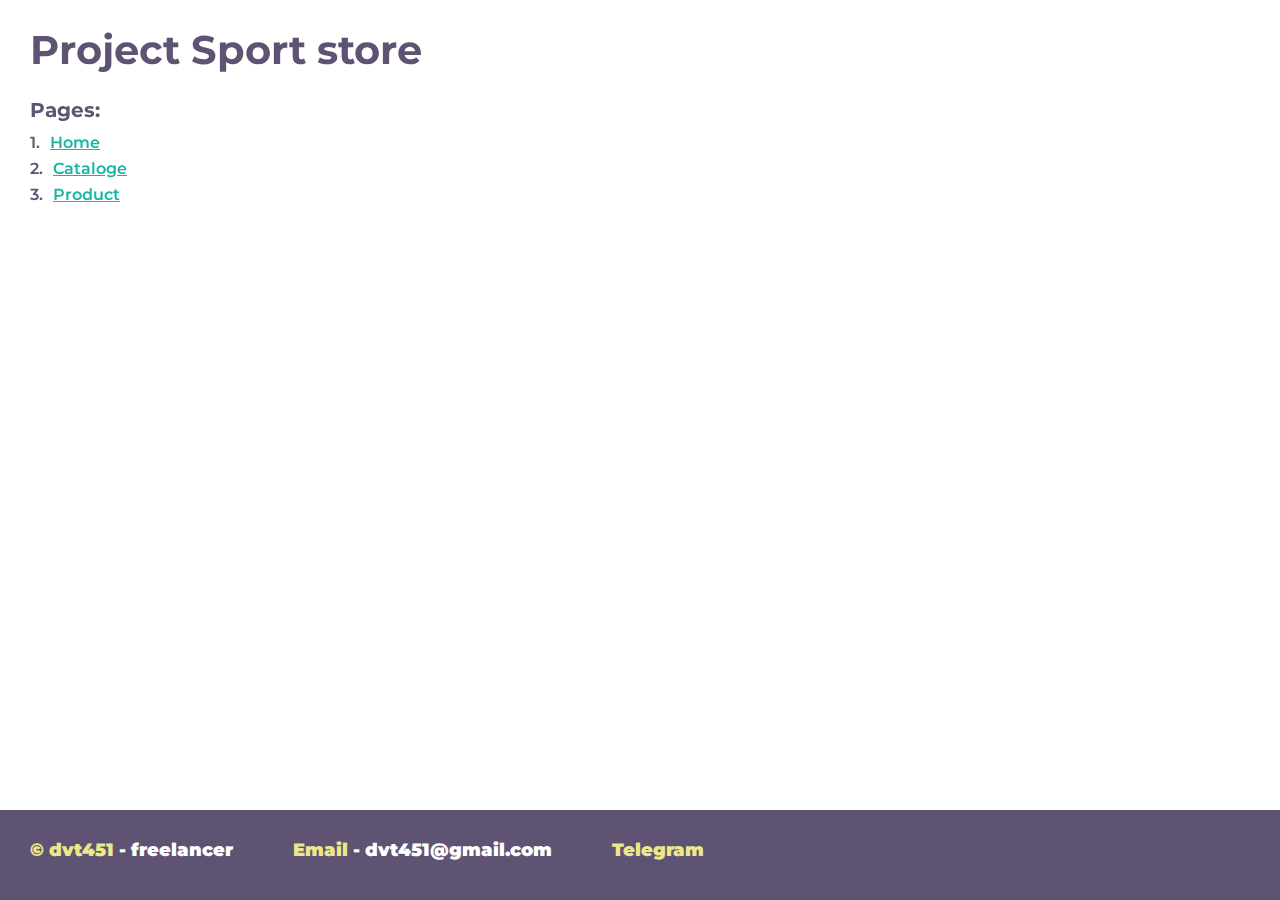
<file: index.html>
<!DOCTYPE html>
<html>
	<head>
		<meta charset="UTF-8">
		<meta name="viewport" content="width=device-width, initial-scale=1.0">
		<title>Верстка Sport store</title>
	</head>
	<body>
		<div class="wrapper">
			<div class="rootpage">
				<div class="rootpage-content">
					<div class="rootpage-body">
						<h1>Project Sport store</h1>
						<h2>Pages:</h2>
						<ol class="rootpage-pages">
							<li><a target="_blank" href="home.html">Home</a></li>
							<li><a target="_blank" href="cataloge.html">Cataloge</a></li>
							<li><a target="_blank" href="product.html">Product</a></li>
						</ol>

						<div class="rootpage__tnx">

						</div>
					</div>
					<div class="rootpage-footer">
						<div class="rootpage-footer__copy"><a target="_blank" href="#">&copy; dvt451</a> - freelancer</div>
						<a target="_blank" href="mailto:dvt451@gmail.com" class="rootpage-footer__copy"><span>Email</span> - dvt451@gmail.com</a>
						<div class="rootpage-footer__copy"><a target="_blank" href="https://t.me/dvt451">Telegram</a></div>
					</div>
				</div>
			</div>
		</div>
	<style>
		@charset "UTF-8";
		@import url("https://fonts.googleapis.com/css?family=Montserrat:regular,700&display=swap");

		* ,*::before, *::after {
			padding: 0px;
			margin: 0px;
			border: 0px;
			box-sizing: border-box; 
		}
		html, body {
			height: 100%;
			margin: 0;
			padding: 0;
			min-width: 320px;
			width: 100%;
			color: #fff;
		}
		body {
			font-family: 'Montserrat';
			font-size: 100%;
			line-height: 1;
			font-size: 1rem;
         font-weight: 900;
		}
		a {
			text-decoration: underline;
			color: #18b5a4
		}
		/* a:visited {
			text-decoration: underline;
			color: #aaa768;
		} */
			a:hover {
			text-decoration: none;
		}
		ul li {
			list-style: none;
		}
		img {
			vertical-align: top;
		}
      .wrapper {
         width: 100%;
         min-height: 100%;
         overflow: hidden;
      }
      .rootpage {
         color: #5e5373;
         position: fixed;
         width: 100%;
         height: 100%;
         overflow: auto;
      }
      .rootpage-content {
         display: -webkit-box;
         display: -moz-box;
         display: -ms-flexbox;
         display: -webkit-flex;
         display: flex;
         font-size: 0;
         -webkit-box-orient: vertical;
         -webkit-box-direction: normal;
         -ms-flex-direction: column;
         flex-direction: column;
         overflow: hidden;
         min-height: 100%;
      }
      .rootpage-body {
         position: relative;
         padding: 30px;
         -webkit-box-flex: 1;
         -ms-flex: 1 1 auto;
         flex: 1 1 auto;
      }
		.rootpage h1{
         font-size: 40px;
         margin: 0px 0px 30px 0px;
         color: #5e5373;
         font-weight: 1200;
      }
      .rootpage h2{
         font-size: 20px;
         margin: 0px 0px 15px 0px;
         color: #5e5373;
      }
      .rootpage-pages{
         margin: 0px 0px 30px 0px;
         list-style: none;
         counter-reset: item;
      }
      .rootpage-pages li{
         font-size: 16px;
         font-weight: 600;
         margin: 0px 0px 10px 0px;
      }
      .rootpage-pages li:before {
         content: counter(item) ".";
         counter-increment: item;
         margin: 0px 10px 0px 0px;
      }
      .rootpage__tnx {
         line-height: 18px;
         font-size: 14px;
         font-weight: 700;
         margin: 0px 0px 10px 0px;
      }
      .rootpage-footer {
         position: relative;
         padding: 30px;
         background-color: #5e5373;
         color: #fff;
         display: flex;
         gap: 60px;
      }
      .rootpage-footer__copy {
         line-height: 20px;
         font-size: 18px;
         margin: 0px 0px 10px 0px;
         text-decoration: none;
         color: #fff;
      }
      .rootpage-footer__copy a,.rootpage-footer__copy span {
         color: #ece789;
         text-decoration: none;
      }
      .rootpage-footer-social {
         display: -webkit-box;
         display: -moz-box;
         display: -ms-flexbox;
         display: -webkit-flex;
         display: flex;
         font-size: 0;
         padding: 0px 80px 0px 0px;
      }
      .rootpage-footer-social__link:first-child {
         background: url(../img/YouTube.png) 0 0 no-repeat;
         background-size: 16px;
         padding: 0px 0px 0px 25px;
         color: #ece789;
      }

      .rootpage-footer-social__link {
         font-size: 14px;
         line-height: 16px;
         text-decoration: none;
      }
	</style>
</html>
</file>
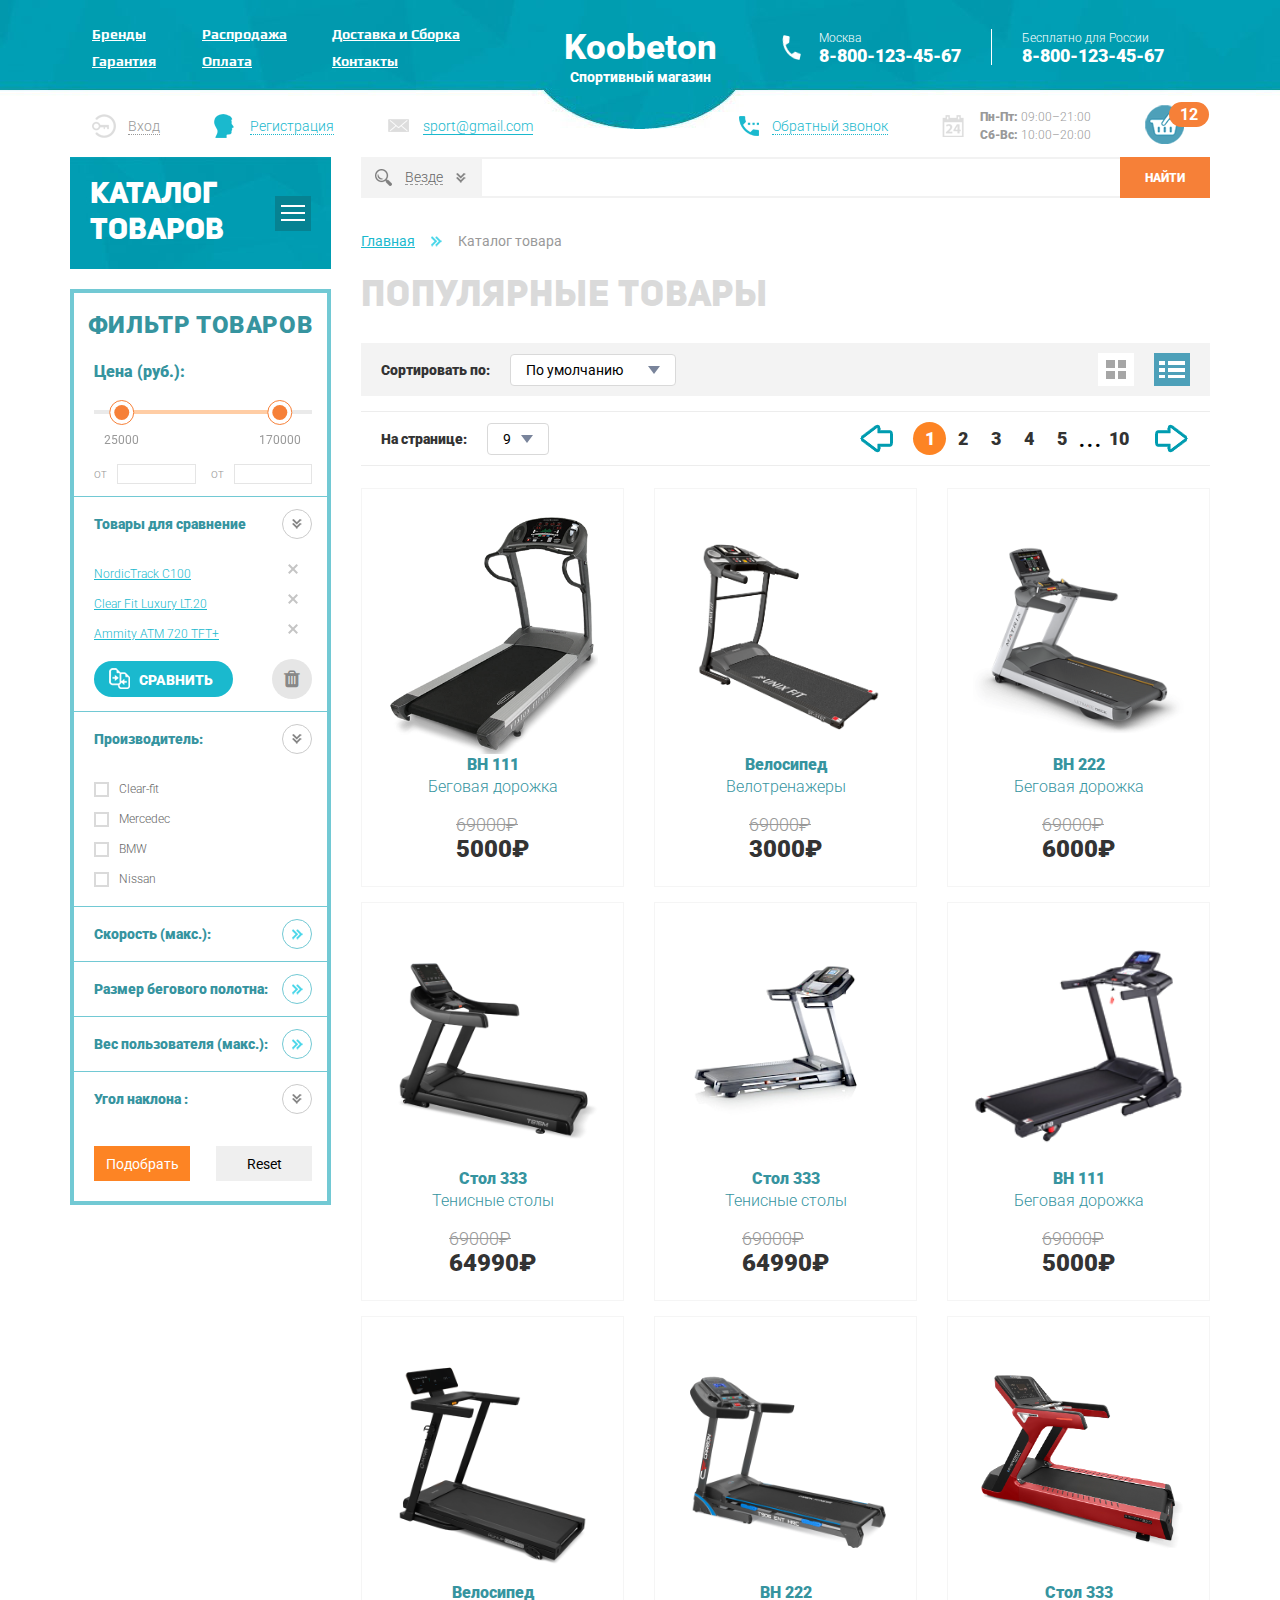
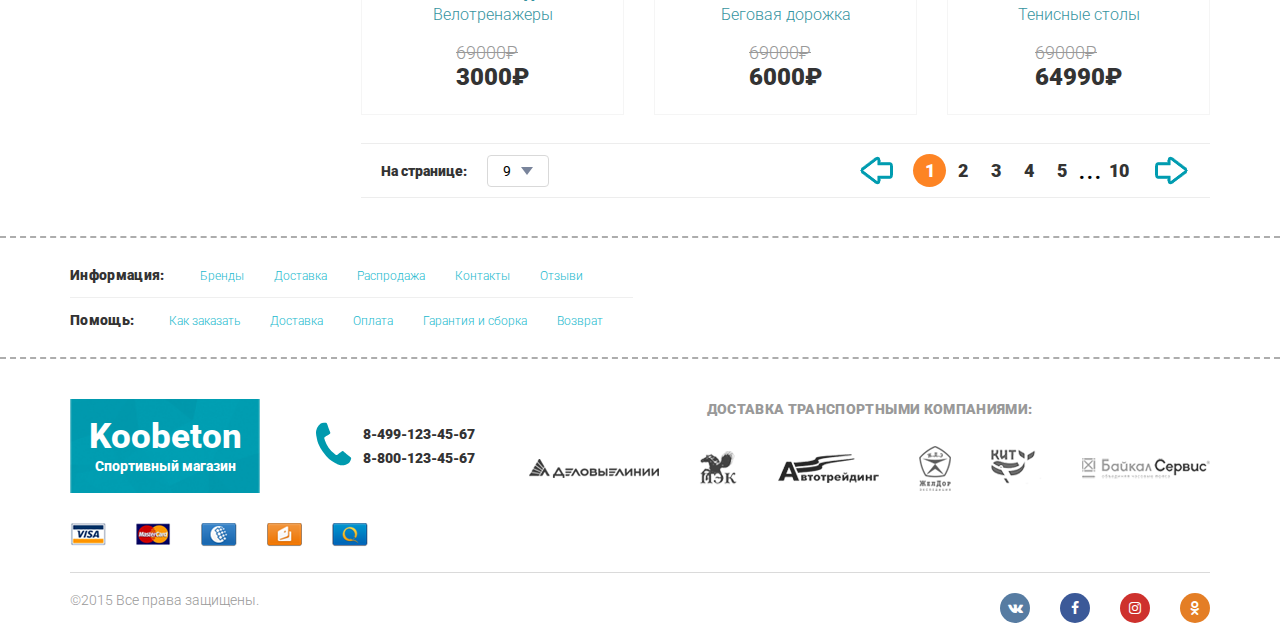
<file: cataloge.html>
<!DOCTYPE html>
<html lang="en">

<head>
	<meta charset="UTF-8">
	<meta http-equiv="X-UA-Compatible" content="IE=edge">
	<meta name="viewport" content="width=device-width, initial-scale=1.0">
	<link rel="stylesheet" href="fonts/Uni Sans Heavy.otf">
	<link rel="stylesheet" href="https://cdnjs.cloudflare.com/ajax/libs/font-awesome/4.7.0/css/font-awesome.min.css">
	<link rel="stylesheet" href="css/slider.css">
	<link rel="stylesheet" href="css/style.css">
	<title>Cataloge</title>
</head>

<body>
	<header class="header">
		<div class="header__container">
			<div class="header__top top-header">
				<div class="top-header__column">
					<div class="top-header__menu menu">
						<div class="menu-burger">
							<button class="burger">
								<span class="burger-bar1"></span>
								<span class="burger-bar2"></span>
								<span class="burger-bar3"></span>
							</button>
							<div class="burger-menu">
								<ul class="bottom-header__actions menu-burger__actions-header">
									<li class="actions-header__item"><a href="#"
											class="actions-header__login"><span>Вход</span></a></li>
									<li class="actions-header__item"><a href="#"
											class="actions-header__reg"><span>Регистрация</span></a>
									</li>
									<li class="actions-header__item"><a href="mailto::sport@gmail.com"
											class="actions-header__mail"><span>sport@gmail.com</span></a></li>
								</ul>
								<nav class="burger-menu__body">
									<ul class="burger-menu__list">
										<li class="burger-menu__items"><a href="#" class="burger-menu__link">Бренды</a></li>
										<li class="burger-menu__items"><a href="#" class="burger-menu__link">Распродажа</a></li>
										<li class="burger-menu__items"><a href="#" class="burger-menu__link">Доставка и Сборка</a>
										</li>
										<li class="burger-menu__items"><a href="#" class="burger-menu__link">Гарантия</a></li>
										<li class="burger-menu__items"><a href="#" class="burger-menu__link">Оплата</a></li>
										<li class="burger-menu__items"><a href="#" class="burger-menu__link">Контакты</a></li>
										<li class="burger-menu__items"><a href="#" class="menu-burger__info-header__callback">Обратный звонок</a></li>
									</ul>
								</nav>
							</div>
						</div>
						<nav class="menu__body">
							<ul class="menu__list">
								<li class="menu__items"><a href="#" class="menu__link">Бренды</a></li>
								<li class="menu__items"><a href="#" class="menu__link">Распродажа</a></li>
								<li class="menu__items"><a href="#" class="menu__link">Доставка и Сборка</a></li>
								<li class="menu__items"><a href="#" class="menu__link">Гарантия</a></li>
								<li class="menu__items"><a href="#" class="menu__link">Оплата</a></li>
								<li class="menu__items"><a href="#" class="menu__link">Контакты</a></li>
							</ul>
						</nav>
					</div>
				</div>
				<div class="top-header__column">
					<a href="home.html" class="top-header__logo logo-text">
						<!-- <img class="img" src="img/headers/logo1.png" alt=""> -->
						<span>Koobeton</span><span class="logo__pre">Спортивный магазин</span>
					</a>
				</div>
				<div class="top-header__column">
					<div class="top-header__contacts contacts-header">
						<a href="tel:88001234567" class="contacts-header__icon fa fa-phone"></a>
						<div class="contacts-header__column">
							<div class="contacts-header__item contacts-header__item_icon">
								<div class="contacts-header__label">Москва</div>
								<a href="tel:88001234567" class="contacts-header__phone">8-800-123-45-67</a>
							</div>
						</div>
						<div class="contacts-header__column">
							<div class="contacts-header__item">
								<div class="contacts-header__label">Бесплатно для России</div>
								<a href="tel:88001234567" class="contacts-header__phone">8-800-123-45-67</a>
							</div>
						</div>
					</div>
				</div>
			</div>
			<div class="header__bottom bottom-header">
				<div class="bottom-header__column">
					<ul class="bottom-header__actions actions-header">
						<li class="actions-header__item"><a href="#" class="actions-header__login"><span>Вход</span></a></li>
						<li class="actions-header__item"><a href="#" class="actions-header__reg"><span>Регистрация</span></a>
						</li>
						<li class="actions-header__item"><a href="mailto::sport@gmail.com"
								class="actions-header__mail"><span>sport@gmail.com</span></a></li>
					</ul>
				</div>
				<div class="bottom-header__column">
					<div class="bottom-header__info info-header">
						<div class="info-header__column">
							<a href="#" class="info-header__callback"><span>Обратный звонок</span></a>
						</div>
						<div class="info-header__column">
							<div class="info-header__schedule">
								<p><span>Пн-Пт: </span>09:00–21:00</p>
								<p><span>Сб-Вс: </span>10:00–20:00</p>
							</div>
						</div>
						<div class="info-header__column">
							<a href="" class="info-header__cart">
								<span>12</span>
							</a>
						</div>
					</div>
				</div>
			</div>
		</div>
	</header>
	<main class="cataloge-page">
		<div class="page__container">
			<aside class="page__aside aside">
				<nav class="aside__cataloge cataloge">
						<div class="cataloge__header">
							<div class="cataloge__title">Каталог Товаров</div>
							<div class="cataloge__burger">
								<span class="cataloge__line1"></span>
								<span class="cataloge__line2"></span>
								<span class="cataloge__line3"></span>
							</div>
						</div>
						<div class="cataloge__body">
							<ul class="cataloge__list">
								<li class="cataloge__items cataloge__parrent">
									<a href="#" class="cataloge__link">Беговые дорожки</a>
									<div class="cataloge__sub-menu sub-menu-page">
										<div class="sub-menu-page__item">
											<ul class="sub-menu-page__list">
												<li class="sub-menu-page__items"><a href="" class="sub-menu-page__link">Всепогодный</a></li>
												<li class="sub-menu-page__items"><a href="" class="sub-menu-page__link">Для помещений</a></li>
												<li class="sub-menu-page__items"><a href="" class="sub-menu-page__link">Профессиональный</a></li>
												<li class="sub-menu-page__items"><a href="" class="sub-menu-page__link">Любительский</a></li>
											</ul>
											<div class="cataloge__product-item product-item">
												<div class="product-item__labels">
													<div class="product-item__label">Товар дня 1</div>
												</div>
												<a href="#" class="product-item__picture -ibg">
													<img class="img" src="img/page/tennis.png" alt="">
												</a>
	
												<div class="product-item__body">
													<a href="#" class="product-item__tytle">Домашний теннисный стол Donic Indoor Roller 800 Green</a>
													<div class="product-item__purchasing">
														<button type="button" class="product-item__cart"><img class="img" src="img/page/cart.png" alt=""></button>
														<div class="product-item__price rub">64 990</div>
													</div>
												</div>
	
											</div>
										</div>
									</div>
								</li>
								<li class="cataloge__items cataloge__parrent">
									<a href="#" class="cataloge__link">Эллиптические тренажеры</a>
									<div class="cataloge__sub-menu sub-menu-page">
										<div class="sub-menu-page__item">
											<ul class="sub-menu-page__list">
												<li class="sub-menu-page__items"><a href="" class="sub-menu-page__link">Всепогодный</a></li>
												<li class="sub-menu-page__items"><a href="" class="sub-menu-page__link">Для помещений</a></li>
												<li class="sub-menu-page__items"><a href="" class="sub-menu-page__link">Профессиональный</a></li>
												<li class="sub-menu-page__items"><a href="" class="sub-menu-page__link">Любительский</a></li>
											</ul>
											<div class="cataloge__product-item product-item">
												<div class="product-item__labels">
													<div class="product-item__label">Товар дня 2</div>
												</div>
												<a href="#" class="product-item__picture -ibg">
													<img class="img" src="img/page/tennis.png" alt="">
												</a>
	
												<div class="product-item__body">
													<a href="#" class="product-item__tytle">Домашний теннисный стол Donic Indoor Roller 800 Green</a>
													<div class="product-item__purchasing">
														<button type="button" class="product-item__cart"><img class="img" src="img/page/cart.png" alt=""></button>
														<div class="product-item__price rub">64 990</div>
													</div>
												</div>
	
											</div>
										</div>
									</div>
								</li>
								<li class="cataloge__items"><a href="#" class="cataloge__link">Велотренажеры</a></li>
								<li class="cataloge__items"><a href="#" class="cataloge__link">Гребные тренажеры</a></li>
								<li class="cataloge__items"><a href="#" class="cataloge__link">Вибромассажеры</a></li>
								<li class="cataloge__items cataloge__parrent">
									<a href="#" class="cataloge__link">Теннисные столы </a>
									<div class="cataloge__sub-menu sub-menu-page">
										<div class="sub-menu-page__item">
											<ul class="sub-menu-page__list">
												<li class="sub-menu-page__items"><a href="" class="sub-menu-page__link">Всепогодный</a></li>
												<li class="sub-menu-page__items"><a href="" class="sub-menu-page__link">Для помещений</a></li>
												<li class="sub-menu-page__items"><a href="" class="sub-menu-page__link">Профессиональный</a></li>
												<li class="sub-menu-page__items"><a href="" class="sub-menu-page__link">Любительский</a></li>
											</ul>
											<div class="cataloge__product-item product-item">
												<div class="product-item__labels">
													<div class="product-item__label">Товар дня 3</div>
												</div>
												<a href="#" class="product-item__picture -ibg">
													<img class="img" src="img/page/tennis.png" alt="">
												</a>
	
												<div class="product-item__body">
													<a href="#" class="product-item__tytle">Домашний теннисный стол Donic Indoor Roller 800 Green</a>
													<div class="product-item__purchasing">
														<button type="button" class="product-item__cart"><img class="img" src="img/page/cart.png" alt=""></button>
														<div class="product-item__price rub">64 990</div>
													</div>
												</div>
	
											</div>
										</div>
									</div>
								</li>
								<li class="cataloge__items"><a href="#" class="cataloge__link">Баскетбол</a></li>
								<li class="cataloge__items cataloge__parrent">
									<a href="#" class="cataloge__link">Массажные кресла</a>
									<div class="cataloge__sub-menu sub-menu-page">
										<div class="sub-menu-page__item">
											<ul class="sub-menu-page__list">
												<li class="sub-menu-page__items"><a href="" class="sub-menu-page__link">Всепогодный</a></li>
												<li class="sub-menu-page__items"><a href="" class="sub-menu-page__link">Для помещений</a></li>
												<li class="sub-menu-page__items"><a href="" class="sub-menu-page__link">Профессиональный</a></li>
												<li class="sub-menu-page__items"><a href="" class="sub-menu-page__link">Любительский</a></li>
											</ul>
											<div class="cataloge__product-item product-item">
												<div class="product-item__labels">
													<div class="product-item__label">Товар дня 4</div>
												</div>
												<a href="#" class="product-item__picture -ibg">
													<img class="img" src="img/page/tennis.png" alt="">
												</a>
	
												<div class="product-item__body">
													<a href="#" class="product-item__tytle">Домашний теннисный стол Donic Indoor Roller 800 Green</a>
													<div class="product-item__purchasing">
														<button type="button" class="product-item__cart"><img class="img" src="img/page/cart.png" alt=""></button>
														<div class="product-item__price rub">64 990</div>
													</div>
												</div>
	
											</div>
										</div>
									</div>
								</li>
								<li class="cataloge__items cataloge__parrent">
									<a href="#" class="cataloge__link">Массажные столы</a>
									<div class="cataloge__sub-menu sub-menu-page">
										<div class="sub-menu-page__item">
											<ul class="sub-menu-page__list">
												<li class="sub-menu-page__items"><a href="" class="sub-menu-page__link">Всепогодный</a></li>
												<li class="sub-menu-page__items"><a href="" class="sub-menu-page__link">Для помещений</a></li>
												<li class="sub-menu-page__items"><a href="" class="sub-menu-page__link">Профессиональный</a></li>
												<li class="sub-menu-page__items"><a href="" class="sub-menu-page__link">Любительский</a></li>
											</ul>
											<div class="cataloge__product-item product-item">
												<div class="product-item__labels">
													<div class="product-item__label">Товар дня 5</div>
												</div>
												<a href="#" class="product-item__picture -ibg">
													<img class="img" src="img/page/tennis.png" alt="">
												</a>
	
												<div class="product-item__body">
													<a href="#" class="product-item__tytle">Домашний теннисный стол Donic Indoor Roller 800 Green</a>
													<div class="product-item__purchasing">
														<button type="button" class="product-item__cart"><img class="img" src="img/page/cart.png" alt=""></button>
														<div class="product-item__price rub">64 990</div>
													</div>
												</div>
											</div>
										</div>
									</div>
								</li>
								<li class="cataloge__items"><a href="#" class="cataloge__link">Силовые тренажеры</a></li>
								<li class="cataloge__items"><a href="#" class="cataloge__link">Батуты</a></li>
								<li class="cataloge__items"><a href="#" class="cataloge__link">Детские городки</a></li>
								<li class="cataloge__items"><a href="#" class="cataloge__link">Дачная мебель</a></li>
								<li class="cataloge__items"><a href="#" class="cataloge__link">Уличные спортивные комплексы</a></li>
								<li class="cataloge__items"><a href="#" class="cataloge__link">Аксессуары</a></li>
							</ul>
						</div>
				</nav>
				<div class="aside__filter filter">
					<h2 class="filter__title">Фильтр товаров</h2>
						<form action="" method="">
							<div class="filter__items">
								<div class="filter__section filter-price">
									<div class="filter-price__title filter-bbtn">Цена (руб.):</div>
									<div class="range_container">
										<div id="slider"></div>
										<div class="range__inputs">
											<label class="range__label"><p class="range__txt">от</p><input id="price-start" class="range__inp" type="text"></label>
											<label class="range__label"><p class="range__txt">от</p><input id="price-end" class="range__inp" type="text"></label>
										</div>
									</div>
								</div>
								<div class="filter__section filter-comparison">
									<button class="filter-checkboxies__title filter-bbtn flt-slide"><span class="filter-bbtn__text">Товары для сравнение</span><span class="filter-bbtn__icon"></span></button>
									<div class="filter-section__content">
										<ul class="filter-comparison__list">
											<li class="filter-comparison__items"><button class="filter-comparison__product"><span class="filter-comparison__name">NordicTrack C100</span><span class="filter-comparison__x"></span></button></li>
											<li class="filter-comparison__items"><button class="filter-comparison__product"><span class="filter-comparison__name">Clear Fit Luxury LT.20</span><span class="filter-comparison__x"></span></button></li>
											<li class="filter-comparison__items"><button class="filter-comparison__product"><span class="filter-comparison__name">Ammity ATM 720 TFT+</span><span class="filter-comparison__x"></span></button></li>
										</ul>
										<div class="filter-comparison__buttons">
											<button type="button" class="filter-comparison__bbtn-compare">Сравнить</button>
											<button type="button" class="filter-comparison__trash-icon fa fa-trash"><!--<img class="img" src="img/cataloge/trash.png" alt="">--></button>
										</div>
									</div>
			
								</div>
								<div class="filter__section filter-checkboxies">
									<button class="filter-checkboxies__title filter-bbtn flt-slide"><span class="filter-bbtn__text">Производитель:</span><span class="filter-bbtn__icon"></span></button>
									<div class="filter-section__content">
										<ul class="filter-checkboxies__list">
											<li class="filter-checkboxies__items">
													<div class="checkbox flt-checkbox">
														<input data-error="Ошибка" data-value="Clear-fit" class="checkbox__input" type="checkbox">
														<label class="checkbox__label"><span class="checkbox__text fillter">Clear-fit</span></label>
													</div>
											</li>
											<li class="filter-checkboxies__items">
													<div class="checkbox flt-checkbox">
														<input data-error="Ошибка" data-value="Mercedec" class="checkbox__input" type="checkbox">
														<label class="checkbox__label"><span class="checkbox__text fillter">Mercedec</span></label>
													</div>
											</li>
											<li class="filter-checkboxies__items">
													<div class="checkbox flt-checkbox">
														<input data-error="Ошибка" data-value="BMW" class="checkbox__input" type="checkbox">
														<label class="checkbox__label"><span class="checkbox__text fillter">BMW</span></label>
													</div>
											</li>
											<li class="filter-checkboxies__items">
													<div class="checkbox flt-checkbox">
														<input data-error="Ошибка" data-value="Nissan" class="checkbox__input" type="checkbox">
														<label class="checkbox__label"><span class="checkbox__text fillter">Nissan</span></label>
													</div>
											</li>
										</ul>
									</div>
								</div>
								<div class="filter__section filter-checkboxies">
									<button class="filter-checkboxies__title filter-bbtn flt-slide"><span class="filter-bbtn__text">Скорость (макс.):</span><span class="filter-bbtn__icon _active"></span></button>
									<div class="filter-section__content _display">
										<ul class="filter-checkboxies__list">
											<li class="filter-checkboxies__items">
													<div class="checkbox flt-checkbox">
														<input data-error="Ошибка" class="checkbox__input" type="checkbox">
														<label class="checkbox__label"><span class="checkbox__text">60</span></label>
													</div>
											</li>
											<li class="filter-checkboxies__items">
													<div class="checkbox flt-checkbox">
														<input data-error="Ошибка" class="checkbox__input" type="checkbox">
														<label class="checkbox__label"><span class="checkbox__text">80</span></label>
													</div>
											</li>
											<li class="filter-checkboxies__items">
													<div class="checkbox flt-checkbox">
														<input data-error="Ошибка" class="checkbox__input" type="checkbox">
														<label class="checkbox__label"><span class="checkbox__text">90</span></label>
													</div>
											</li>
											<li class="filter-checkboxies__items">
													<div class="checkbox flt-checkbox">
														<input data-error="Ошибка" class="checkbox__input" type="checkbox">
														<label class="checkbox__label"><span class="checkbox__text">100</span></label>
													</div>
											</li>
											<li class="filter-checkboxies__items">
												<div class="checkbox flt-checkbox">
													<input data-error="Ошибка" class="checkbox__input" type="checkbox">
													<label class="checkbox__label"><span class="checkbox__text">120</span></label>
												</div>
										</li>
										</ul>
									</div>
								</div>
								<div class="filter__section filter-checkboxies">
									<button class="filter-checkboxies__title filter-bbtn flt-slide"><span class="filter-bbtn__text">Размер бегового полотна:</span><span class="filter-bbtn__icon _active"></span></button>
									<div class="filter-section__content _display">
										<ul class="filter-checkboxies__list">
											<li class="filter-checkboxies__items">
													<div class="checkbox flt-checkbox">
														<input data-error="Ошибка" class="checkbox__input" type="checkbox">
														<label class="checkbox__label"><span class="checkbox__text">60</span></label>
													</div>
											</li>
											<li class="filter-checkboxies__items">
													<div class="checkbox flt-checkbox">
														<input data-error="Ошибка" class="checkbox__input" type="checkbox">
														<label class="checkbox__label"><span class="checkbox__text">80</span></label>
													</div>
											</li>
											<li class="filter-checkboxies__items">
													<div class="checkbox flt-checkbox">
														<input data-error="Ошибка" class="checkbox__input" type="checkbox">
														<label class="checkbox__label"><span class="checkbox__text">90</span></label>
													</div>
											</li>
											<li class="filter-checkboxies__items">
													<div class="checkbox flt-checkbox">
														<input data-error="Ошибка" class="checkbox__input" type="checkbox">
														<label class="checkbox__label"><span class="checkbox__text">100</span></label>
													</div>
											</li>
											<li class="filter-checkboxies__items">
												<div class="checkbox flt-checkbox">
													<input data-error="Ошибка" class="checkbox__input" type="checkbox">
													<label class="checkbox__label"><span class="checkbox__text">120</span></label>
												</div>
										</li>
										</ul>
									</div>
								</div>
								<div class="filter__section filter-checkboxies">
									<button class="filter-checkboxies__title filter-bbtn flt-slide"><span class="filter-bbtn__text">Вес пользователя (макс.):</span><span class="filter-bbtn__icon _active"></span></button>
									<div class="filter-section__content _display">
										<ul class="filter-checkboxies__list">
											<li class="filter-checkboxies__items">
													<div class="checkbox flt-checkbox">
														<input data-error="Ошибка" class="checkbox__input" type="checkbox">
														<label class="checkbox__label"><span class="checkbox__text">60</span></label>
													</div>
											</li>
											<li class="filter-checkboxies__items">
													<div class="checkbox flt-checkbox">
														<input data-error="Ошибка" class="checkbox__input" type="checkbox">
														<label class="checkbox__label"><span class="checkbox__text">80</span></label>
													</div>
											</li>
											<li class="filter-checkboxies__items">
													<div class="checkbox flt-checkbox">
														<input data-error="Ошибка" class="checkbox__input" type="checkbox">
														<label class="checkbox__label"><span class="checkbox__text">90</span></label>
													</div>
											</li>
											<li class="filter-checkboxies__items">
													<div class="checkbox flt-checkbox">
														<input data-error="Ошибка" class="checkbox__input" type="checkbox">
														<label class="checkbox__label"><span class="checkbox__text">100</span></label>
													</div>
											</li>
											<li class="filter-checkboxies__items">
												<div class="checkbox flt-checkbox">
													<input data-error="Ошибка" class="checkbox__input" type="checkbox">
													<label class="checkbox__label"><span class="checkbox__text">120</span></label>
												</div>
										</li>
										</ul>
									</div>
								</div>
								<div class="filter__section filter-checkboxies">
									<button class="filter-checkboxies__title filter-bbtn flt-slide"><span class="filter-bbtn__text">Угол наклона :</span><span class="filter-bbtn__icon"></span></button>
									<div class="filter-section__content _display">
										<ul class="filter-checkboxies__list">
											<li class="filter-checkboxies__items">
													<div class="checkbox flt-checkbox">
														<input data-error="Ошибка" class="checkbox__input" type="checkbox">
														<label class="checkbox__label"><span class="checkbox__text">20 <sup>0</sup></span></label>
													</div>
											</li>
											<li class="filter-checkboxies__items">
													<div class="checkbox flt-checkbox">
														<input data-error="Ошибка" class="checkbox__input" type="checkbox">
														<label class="checkbox__label"><span class="checkbox__text">25 <sup>0</sup></span></label>
													</div>
											</li>
											<li class="filter-checkboxies__items">
													<div class="checkbox flt-checkbox">
														<input data-error="Ошибка" class="checkbox__input" type="checkbox">
														<label class="checkbox__label"><span class="checkbox__text">29 <sup>0</sup></span></label>
													</div>
											</li>
											<li class="filter-checkboxies__items">
													<div class="checkbox flt-checkbox">
														<input data-error="Ошибка" class="checkbox__input" type="checkbox">
														<label class="checkbox__label"><span class="checkbox__text">35 <sup>0</sup></span></label>
													</div>
											</li>
											<li class="filter-checkboxies__items">
												<div class="checkbox flt-checkbox">
													<input data-error="Ошибка" class="checkbox__input" type="checkbox">
													<label class="checkbox__label"><span class="checkbox__text">40 <sup>0</sup></span></label>
												</div>
										</li>
										</ul>
									</div>
								</div>
							</div>
							<div class="filter__buttons">
								<button type="button" class="filter__bbtn">Подобрать</button>
								<input type="reset" class="filter__reset">
							</div>
						</form>
				</div>
			</aside>
			<div class="page__content">
				<form action="#" class="page__search search-page">
					<div class="search-page__select">
						<div class="search-page__title"><span>Везде</span><span data-text="Выбрано: " class="search-page__quantity"></span></div>
						<div class="search-page__categories categories-search">

							<div class="categories-search__row">

								<div class="categories-search__column">
									<ul class="categories-search__list">

										<li class="categories-search__items">
											<div class="categories-search__checkbox checkbox">
												<input id="c_1" data-error="Ошибка" class="checkbox__input" type="checkbox" value="1" name="form[]">
												<label for="c_1" class="checkbox__label">Беговые дорожки </label>
											</div>
										</li>
										<li class="categories-search__items">
											<div class="categories-search__checkbox checkbox">
												<input id="c_2" data-error="Ошибка" class="checkbox__input" type="checkbox" value="1" name="form[]">
												<label for="c_2" class="checkbox__label">Эллиптические тренажеры</label>
											</div>
										</li>
										<li class="categories-search__items">
											<div class="categories-search__checkbox checkbox">
												<input id="c_3" data-error="Ошибка" class="checkbox__input" type="checkbox" value="1" name="form[]">
												<label for="c_3" class="checkbox__label">Велотренажеры</label>
											</div>
										</li>
										<li class="categories-search__items">
											<div class="categories-search__checkbox checkbox">
												<input id="c_4" data-error="Ошибка" class="checkbox__input" type="checkbox" value="1" name="form[]">
												<label for="c_4" class="checkbox__label">Гребные тренажеры</label>
											</div>
										</li>
										<li class="categories-search__items">
											<div class="categories-search__checkbox checkbox">
												<input id="c_5" data-error="Ошибка" class="checkbox__input" type="checkbox" value="1" name="form[]">
												<label for="c_5" class="checkbox__label">Вибромассажеры</label>
											</div>
										</li>

									</ul>
								</div>
								<div class="categories-search__column">
									<ul class="categories-search__list">

										<li class="categories-search__items">
											<div class="categories-search__checkbox checkbox">
												<input id="c_6" data-error="Ошибка" class="checkbox__input" type="checkbox" value="1" name="form[]">
												<label for="c_6" class="checkbox__label">Беговые дорожки </label>
											</div>
										</li>
										<li class="categories-search__items">
											<div class="categories-search__checkbox checkbox">
												<input id="c_7" data-error="Ошибка" class="checkbox__input" type="checkbox" value="1" name="form[]">
												<label for="c_7" class="checkbox__label">Эллиптические тренажеры</label>
											</div>
										</li>
										<li class="categories-search__items">
											<div class="categories-search__checkbox checkbox">
												<input id="c_8" data-error="Ошибка" class="checkbox__input" type="checkbox" value="1" name="form[]">
												<label for="c_8" class="checkbox__label">Велотренажеры</label>
											</div>
										</li>
										<li class="categories-search__items">
											<div class="categories-search__checkbox checkbox">
												<input id="c_9" data-error="Ошибка" class="checkbox__input" type="checkbox" value="1" name="form[]">
												<label for="c_9" class="checkbox__label">Гребные тренажеры</label>
											</div>
										</li>
										<li class="categories-search__items">
											<div class="categories-search__checkbox checkbox">
												<input id="c_10" data-error="Ошибка" class="checkbox__input" type="checkbox" value="1" name="form[]">
												<label for="c_10" class="checkbox__label">Вибромассажеры</label>
											</div>
										</li>

									</ul>
								</div>
								<div class="categories-search__column">
									<ul class="categories-search__list">

										<li class="categories-search__items">
											<div class="categories-search__checkbox checkbox">
												<input id="c_11" data-error="Ошибка" class="checkbox__input" type="checkbox" value="1" name="form[]">
												<label for="c_11" class="checkbox__label">Беговые дорожки </label>
											</div>
										</li>
										<li class="categories-search__items">
											<div class="categories-search__checkbox checkbox">
												<input id="c_12" data-error="Ошибка" class="checkbox__input" type="checkbox" value="1" name="form[]">
												<label for="c_12" class="checkbox__label">Эллиптические тренажеры</label>
											</div>
										</li>
										<li class="categories-search__items">
											<div class="categories-search__checkbox checkbox">
												<input id="c_13" data-error="Ошибка" class="checkbox__input" type="checkbox" value="1" name="form[]">
												<label for="c_13" class="checkbox__label">Велотренажеры</label>
											</div>
										</li>
										<li class="categories-search__items">
											<div class="categories-search__checkbox checkbox">
												<input id="c_14" data-error="Ошибка" class="checkbox__input" type="checkbox" value="1" name="form[]">
												<label for="c_14" class="checkbox__label">Гребные тренажеры</label>
											</div>
										</li>
										<li class="categories-search__items">
											<div class="categories-search__checkbox checkbox">
												<input id="c_15" data-error="Ошибка" class="checkbox__input" type="checkbox" value="1" name="form[]">
												<label for="c_15" class="checkbox__label">Вибромассажеры</label>
											</div>
										</li>

									</ul>
								</div>

							</div>

						</div>
					</div>
					<div class="search-page__input">
						<input autocomplete="off" type="text" name="form[]" data-error="Ошибка" placeholder="" class="input">
					</div>
					<button type="button" class="search-page__btn btn">Найти</button>
				</form>
				<!-- Оболочка слайдера -->

				<div class="cataloge__products products">
					<div class="products__header prd-head products-header">
						<div class="products-header__locations">
							<a href="home.html" class="products-header__location">Главная</a>
							<div class="products-header__location-not-active">Каталог товара</div>
						</div>
						<div class="products__main-title">Популярные товары</div>
						<div class="products-header__sort products-header-sort">
							<div class="products-header-sort__column">
								<div class="products-header-sort__title">Сортировать по:</div>
								<select name="form[]" data-class-modif="form">
									<option value="1" selected>По умолчанию</option>
									<option value="2">По названию</option>
									<option value="3">По цене</option>
								</select>
							</div>
							<div class="products-header-sort__column">
								<button type="button" class="products-header-sort__button-1 products-header-sort__button">
									<span></span><span></span><span></span><span></span>
								</button>
								<button type="button" class="products-header-sort__button-2 products-header-sort__button -active">
									<span></span><span></span><span></span><span></span><span></span><span></span>
								</button>
							</div>
						</div>
						<div class="products-header__page products-header-page">
							<div class="products-header-page__column">
								<div class="products-header-page__title">На странице:</div>
								<select name="form[]" data-class-modif="form">
									<option value="1" selected>9</option>
									<option value="2">18</option>
									<option value="3">32</option>
									<option value="4">100</option>
								</select>
							</div>
							<div class="products-header-page__column">
								<div class="products__navigation">
									<button type="button" class="button-prev arrow-prev"></button>
									<div class="products__dotts dotts">
										<a href="#" class="swiper-pagination-bullet swiper-pagination-bullet-active"><span class="products-header-page__dott-num">1</span></a>
										<a href="#" class="swiper-pagination-bullet"><span class="products-header-page__dott-num">2</span></a>
										<a href="#" class="swiper-pagination-bullet"><span class="products-header-page__dott-num">3</span></a>
										<a href="#" class="swiper-pagination-bullet"><span class="products-header-page__dott-num">4</span></a>
										<a href="#" class="swiper-pagination-bullet"><span class="products-header-page__dott-num">5</span></a>
										<a href="#" class="etc">...</a>
										<a href="#" class="swiper-pagination-bullet"><span class="products-header-page__dott-num">10</span></a>
									</div>
									<button type="button" class="button-next arrow-next"></button>
								</div>
							</div>
						</div>
					</div>

					<div class="page__cataloge-products">

						<div class="cataloge-products__itm-product products__itm-product">
						</div>
						
						<div class="cataloge-products__itm-product products__itm-product">
						</div>

					</div>

					<div class="products-header__page products-header-page">
						<div class="products-header-page__column">
							<div class="products-header-page__title">На странице:</div>
							<select name="form[]" data-class-modif="form">
								<option value="1" selected>9</option>
								<option value="2">18</option>
								<option value="3">32</option>
								<option value="4">100</option>
							</select>
						</div>
						<div class="products-header-page__column">
							<div class="products__navigation">
								<button type="button" class="button-prev arrow-prev"></button>
								<div class="products__dotts dotts">
									<a href="#" class="swiper-pagination-bullet swiper-pagination-bullet-active"><span class="products-header-page__dott-num">1</span></a>
									<a href="#" class="swiper-pagination-bullet"><span class="products-header-page__dott-num">2</span></a>
									<a href="#" class="swiper-pagination-bullet"><span class="products-header-page__dott-num">3</span></a>
									<a href="#" class="swiper-pagination-bullet"><span class="products-header-page__dott-num">4</span></a>
									<a href="#" class="swiper-pagination-bullet"><span class="products-header-page__dott-num">5</span></a>
									<a href="#" class="etc">...</a>
									<a href="#" class="swiper-pagination-bullet"><span class="products-header-page__dott-num">10</span></a>
								</div>
								<button type="button" class="button-next arrow-next"></button>
							</div>
						</div>
					</div>

				</div>
			</div>
		</div>
		<div class="page__info info-menu">
			<div class="info-menu__container">
				<div class="info-menu__body">
					<div class="info-menu__row">
						<div class="info-menu__title">Информация:</div>
						<ul class="info-menu__list">
							<li class="info-menu__items"><a href="" class="info-menu__link">Бренды</a></li>
							<li class="info-menu__items"><a href="" class="info-menu__link">Доставка</a></li>
							<li class="info-menu__items"><a href="" class="info-menu__link">Распродажа</a></li>
							<li class="info-menu__items"><a href="" class="info-menu__link">Контакты</a></li>
							<li class="info-menu__items"><a href="" class="info-menu__link">Отзыви</a></li>
						</ul>
					</div>
					<div class="info-menu__row">
						<div class="info-menu__title">Помощь:</div>
						<ul class="info-menu__list">
							<li class="info-menu__items"><a href="" class="info-menu__link">Как заказать</a></li>
							<li class="info-menu__items"><a href="" class="info-menu__link">Доставка</a></li>
							<li class="info-menu__items"><a href="" class="info-menu__link">Оплата</a></li>
							<li class="info-menu__items"><a href="" class="info-menu__link">Гарантия и сборка</a></li>
							<li class="info-menu__items"><a href="" class="info-menu__link">Возврат</a></li>
						</ul>
					</div>
				</div>
			</div>
		</div>
	</main>
	<footer class="footer">
		<div class="footer__container">
			<div class="footer__body">
				<div class="footer__row">
						<a href="home.html" class="footer__logo logo-text"><span>Koobeton</span><span class="logo__pre">Спортивный магазин</span></a>
						<!-- <a href="home.html" class="footer__logo"><img src="img/footer/layers.png" alt=""></a> -->
						<div class="footer__contacts">
							<i class="footer__icon-phone fa fa-phone"></i>
							<div class="footer__numbers">
								<a href="tel:84991234567" class="footer__number">8-499-123-45-67</a>
								<a href="tel:84991234567" class="footer__number">8-800-123-45-67</a>
							</div>
						</div>
						<div class="footer__brands brands">
						<div class="brands__title">Доставка транспортными компаниями:</div>
						<div class="brands__list">
							<img src="img/footer/brand1.png" alt="Brand" class="brands__img">
							<img src="img/footer/brand2.png" alt="Brand" class="brands__img">
							<img src="img/footer/brand3.png" alt="Brand" class="brands__img">
							<img src="img/footer/brand4.png" alt="Brand" class="brands__img">
							<img src="img/footer/brand5.png" alt="Brand" class="brands__img">
							<img src="img/footer/brand6.png" alt="Brand" class="brands__img">
						</div>
						</div>
				</div>
				<div class="footer__cards cards">
					<ul class="cards__list">
						<li class="cards__items"><i><img class="cards__img" src="img/footer/viza_4820.png" alt=""></i></li>
						<li class="cards__items"><i><img class="cards__img" src="img/footer/mc_4819.png" alt=""></i></li>
						<li class="cards__items"><i><img class="cards__img" src="img/footer/wm_4818.png" alt=""></i></li>
						<li class="cards__items"><i><img class="cards__img" src="img/footer/ym_4817.png" alt=""></i></li>
						<li class="cards__items"><i><img class="cards__img" src="img/footer/qiwi_4816.png" alt=""></i></li>
					</ul>
				</div>
				<div class="footer__bottom">
					<p class="footer__text">©2015 Все права защищены.</p>
					<ul class="social__list social">
						<li class="social__items"><a href="#" class="social__link fa fa-vk"></a></li>
						<li class="social__items"><a href="#" class="social__link fa fa-facebook"></a></li>
						<li class="social__items"><a href="#" class="social__link fa fa-instagram"></a></li>
						<li class="social__items"><a href="#" class="social__link fa fa-odnoklassniki"></a></li>
					</ul>
				</div>

			</div>
		</div>
	</footer>
	<!-- -------------------------------------------------- -->
	<script src="js/swiper-min.js"></script>
	<script src="js/nouislider.min.js"></script>
	<script src="js/scripts.js"></script>
	<!-- -------------------------------------------------- -->
</body>

</html>
</file>
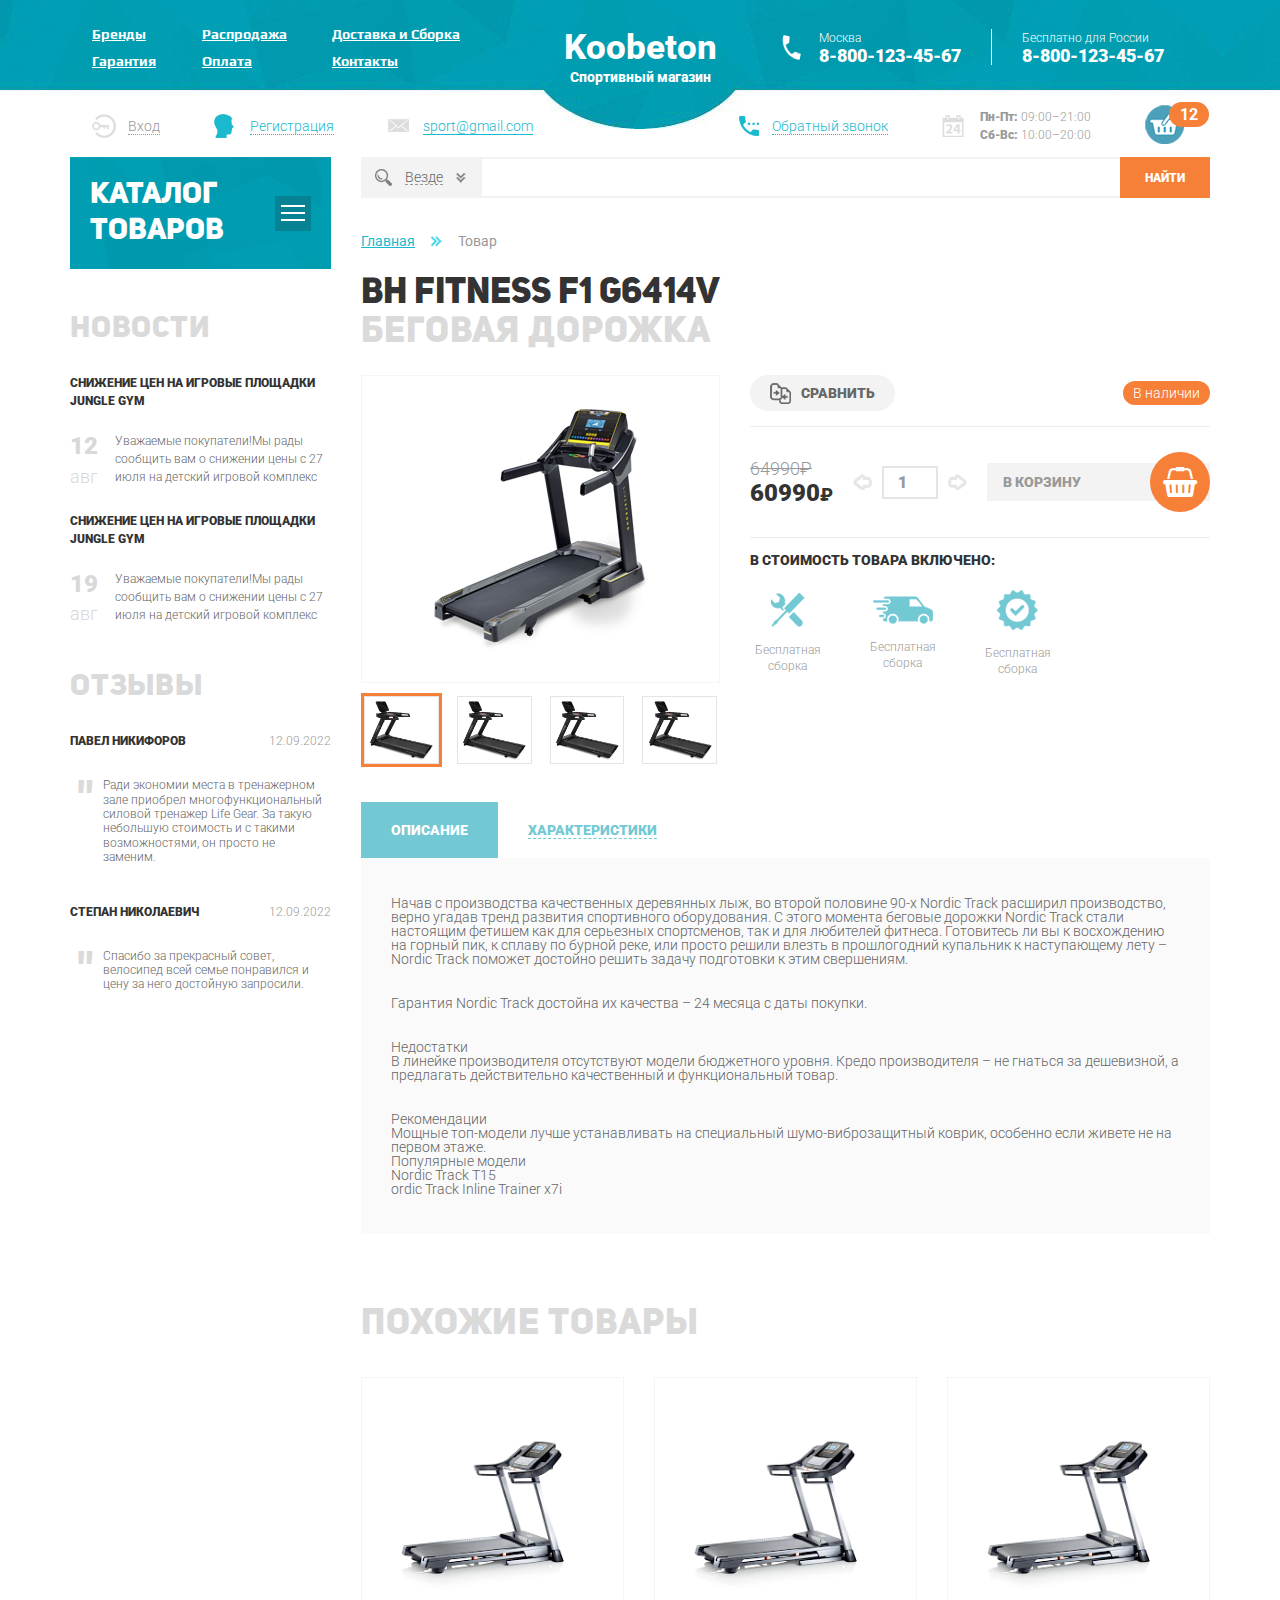
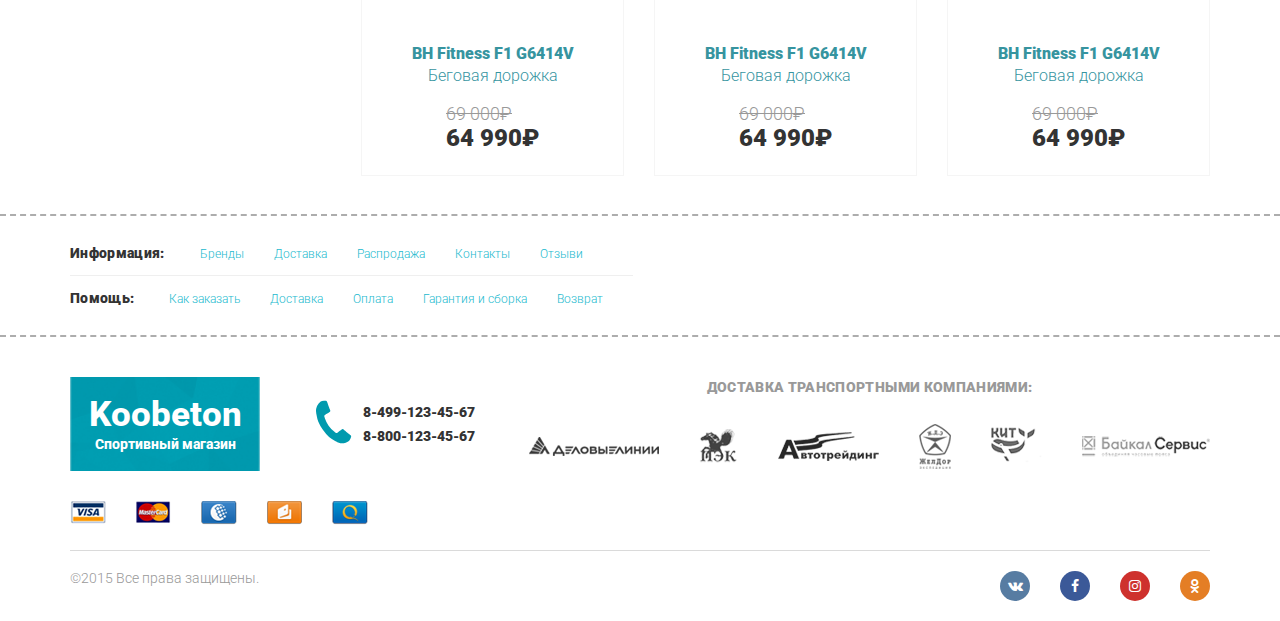
<file: product.html>
<!DOCTYPE html>
<html lang="en">

<head>
	<meta charset="UTF-8">
	<meta http-equiv="X-UA-Compatible" content="IE=edge">
	<meta name="viewport" content="width=device-width, initial-scale=1.0">
	<link rel="stylesheet" href="fonts/Uni Sans Heavy.otf">
	<link rel="stylesheet" href="https://cdnjs.cloudflare.com/ajax/libs/font-awesome/4.7.0/css/font-awesome.min.css">
	<link rel="stylesheet" href="css/slider.css">
	<link rel="stylesheet" href="css/style.css">
	<title>Product</title>
</head>

<body>
	<header class="header">
		<div class="header__container">
			<div class="header__top top-header">
				<div class="top-header__column">
					<div class="top-header__menu menu">
						<div class="menu-burger">
							<button class="burger">
								<span class="burger-bar1"></span>
								<span class="burger-bar2"></span>
								<span class="burger-bar3"></span>
							</button>
							<div class="burger-menu">
								<ul class="bottom-header__actions menu-burger__actions-header">
									<li class="actions-header__item"><a href="#"
											class="actions-header__login"><span>Вход</span></a></li>
									<li class="actions-header__item"><a href="#"
											class="actions-header__reg"><span>Регистрация</span></a>
									</li>
									<li class="actions-header__item"><a href="mailto::sport@gmail.com"
											class="actions-header__mail"><span>sport@gmail.com</span></a></li>
								</ul>
								<nav class="burger-menu__body">
									<ul class="burger-menu__list">
										<li class="burger-menu__items"><a href="#" class="burger-menu__link">Бренды</a></li>
										<li class="burger-menu__items"><a href="#" class="burger-menu__link">Распродажа</a></li>
										<li class="burger-menu__items"><a href="#" class="burger-menu__link">Доставка и Сборка</a>
										</li>
										<li class="burger-menu__items"><a href="#" class="burger-menu__link">Гарантия</a></li>
										<li class="burger-menu__items"><a href="#" class="burger-menu__link">Оплата</a></li>
										<li class="burger-menu__items"><a href="#" class="burger-menu__link">Контакты</a></li>
										<li class="burger-menu__items"><a href="#" class="menu-burger__info-header__callback">Обратный звонок</a></li>
									</ul>
								</nav>
							</div>
						</div>
						<nav class="menu__body">
							<ul class="menu__list">
								<li class="menu__items"><a href="#" class="menu__link">Бренды</a></li>
								<li class="menu__items"><a href="#" class="menu__link">Распродажа</a></li>
								<li class="menu__items"><a href="#" class="menu__link">Доставка и Сборка</a></li>
								<li class="menu__items"><a href="#" class="menu__link">Гарантия</a></li>
								<li class="menu__items"><a href="#" class="menu__link">Оплата</a></li>
								<li class="menu__items"><a href="#" class="menu__link">Контакты</a></li>
							</ul>
						</nav>
					</div>
				</div>
				<div class="top-header__column">
					<a href="home.html" class="top-header__logo logo-text">
						<!-- <img class="img" src="img/headers/logo1.png" alt=""> -->
						<span>Koobeton</span><span class="logo__pre">Спортивный магазин</span>
					</a>
				</div>
				<div class="top-header__column">
					<div class="top-header__contacts contacts-header">
						<a href="tel:88001234567" class="contacts-header__icon fa fa-phone"></a>
						<div class="contacts-header__column">
							<div class="contacts-header__item contacts-header__item_icon">
								<div class="contacts-header__label">Москва</div>
								<a href="tel:88001234567" class="contacts-header__phone">8-800-123-45-67</a>
							</div>
						</div>
						<div class="contacts-header__column">
							<div class="contacts-header__item">
								<div class="contacts-header__label">Бесплатно для России</div>
								<a href="tel:88001234567" class="contacts-header__phone">8-800-123-45-67</a>
							</div>
						</div>
					</div>
				</div>
			</div>
			<div class="header__bottom bottom-header">
				<div class="bottom-header__column">
					<ul class="bottom-header__actions actions-header">
						<li class="actions-header__item"><a href="#" class="actions-header__login"><span>Вход</span></a></li>
						<li class="actions-header__item"><a href="#" class="actions-header__reg"><span>Регистрация</span></a>
						</li>
						<li class="actions-header__item"><a href="mailto::sport@gmail.com"
								class="actions-header__mail"><span>sport@gmail.com</span></a></li>
					</ul>
				</div>
				<div class="bottom-header__column">
					<div class="bottom-header__info info-header">
						<div class="info-header__column">
							<a href="#" class="info-header__callback"><span>Обратный звонок</span></a>
						</div>
						<div class="info-header__column">
							<div class="info-header__schedule">
								<p><span>Пн-Пт: </span>09:00–21:00</p>
								<p><span>Сб-Вс: </span>10:00–20:00</p>
							</div>
						</div>
						<div class="info-header__column">
							<a href="" class="info-header__cart">
								<span>12</span>
							</a>
						</div>
					</div>
				</div>
			</div>
		</div>
	</header>
	<main class="cataloge-page">
		<div class="page__container">
			<aside class="page__aside aside">
				<nav class="aside__cataloge cataloge">
						<div class="cataloge__header">
							<div class="cataloge__title">Каталог Товаров</div>
							<div class="cataloge__burger">
								<span class="cataloge__line1"></span>
								<span class="cataloge__line2"></span>
								<span class="cataloge__line3"></span>
							</div>
						</div>
						<div class="cataloge__body">
							<ul class="cataloge__list">
								<li class="cataloge__items cataloge__parrent">
									<a href="#" class="cataloge__link">Беговые дорожки</a>
									<div class="cataloge__sub-menu sub-menu-page">
										<div class="sub-menu-page__item">
											<ul class="sub-menu-page__list">
												<li class="sub-menu-page__items"><a href="" class="sub-menu-page__link">Всепогодный</a></li>
												<li class="sub-menu-page__items"><a href="" class="sub-menu-page__link">Для помещений</a></li>
												<li class="sub-menu-page__items"><a href="" class="sub-menu-page__link">Профессиональный</a></li>
												<li class="sub-menu-page__items"><a href="" class="sub-menu-page__link">Любительский</a></li>
											</ul>
											<div class="cataloge__product-item product-item">
												<div class="product-item__labels">
													<div class="product-item__label">Товар дня 1</div>
												</div>
												<a href="#" class="product-item__picture -ibg">
													<img class="img" src="img/page/tennis.png" alt="">
												</a>
	
												<div class="product-item__body">
													<a href="#" class="product-item__tytle">Домашний теннисный стол Donic Indoor Roller 800 Green</a>
													<div class="product-item__purchasing">
														<button type="button" class="product-item__cart"><img class="img" src="img/page/cart.png" alt=""></button>
														<div class="product-item__price rub">64 990</div>
													</div>
												</div>
	
											</div>
										</div>
									</div>
								</li>
								<li class="cataloge__items cataloge__parrent">
									<a href="#" class="cataloge__link">Эллиптические тренажеры</a>
									<div class="cataloge__sub-menu sub-menu-page">
										<div class="sub-menu-page__item">
											<ul class="sub-menu-page__list">
												<li class="sub-menu-page__items"><a href="" class="sub-menu-page__link">Всепогодный</a></li>
												<li class="sub-menu-page__items"><a href="" class="sub-menu-page__link">Для помещений</a></li>
												<li class="sub-menu-page__items"><a href="" class="sub-menu-page__link">Профессиональный</a></li>
												<li class="sub-menu-page__items"><a href="" class="sub-menu-page__link">Любительский</a></li>
											</ul>
											<div class="cataloge__product-item product-item">
												<div class="product-item__labels">
													<div class="product-item__label">Товар дня 2</div>
												</div>
												<a href="#" class="product-item__picture -ibg">
													<img class="img" src="img/page/tennis.png" alt="">
												</a>
	
												<div class="product-item__body">
													<a href="#" class="product-item__tytle">Домашний теннисный стол Donic Indoor Roller 800 Green</a>
													<div class="product-item__purchasing">
														<button type="button" class="product-item__cart"><img class="img" src="img/page/cart.png" alt=""></button>
														<div class="product-item__price rub">64 990</div>
													</div>
												</div>
	
											</div>
										</div>
									</div>
								</li>
								<li class="cataloge__items"><a href="#" class="cataloge__link">Велотренажеры</a></li>
								<li class="cataloge__items"><a href="#" class="cataloge__link">Гребные тренажеры</a></li>
								<li class="cataloge__items"><a href="#" class="cataloge__link">Вибромассажеры</a></li>
								<li class="cataloge__items cataloge__parrent">
									<a href="#" class="cataloge__link">Теннисные столы </a>
									<div class="cataloge__sub-menu sub-menu-page">
										<div class="sub-menu-page__item">
											<ul class="sub-menu-page__list">
												<li class="sub-menu-page__items"><a href="" class="sub-menu-page__link">Всепогодный</a></li>
												<li class="sub-menu-page__items"><a href="" class="sub-menu-page__link">Для помещений</a></li>
												<li class="sub-menu-page__items"><a href="" class="sub-menu-page__link">Профессиональный</a></li>
												<li class="sub-menu-page__items"><a href="" class="sub-menu-page__link">Любительский</a></li>
											</ul>
											<div class="cataloge__product-item product-item">
												<div class="product-item__labels">
													<div class="product-item__label">Товар дня 3</div>
												</div>
												<a href="#" class="product-item__picture -ibg">
													<img class="img" src="img/page/tennis.png" alt="">
												</a>
	
												<div class="product-item__body">
													<a href="#" class="product-item__tytle">Домашний теннисный стол Donic Indoor Roller 800 Green</a>
													<div class="product-item__purchasing">
														<button type="button" class="product-item__cart"><img class="img" src="img/page/cart.png" alt=""></button>
														<div class="product-item__price rub">64 990</div>
													</div>
												</div>
	
											</div>
										</div>
									</div>
								</li>
								<li class="cataloge__items"><a href="#" class="cataloge__link">Баскетбол</a></li>
								<li class="cataloge__items cataloge__parrent">
									<a href="#" class="cataloge__link">Массажные кресла</a>
									<div class="cataloge__sub-menu sub-menu-page">
										<div class="sub-menu-page__item">
											<ul class="sub-menu-page__list">
												<li class="sub-menu-page__items"><a href="" class="sub-menu-page__link">Всепогодный</a></li>
												<li class="sub-menu-page__items"><a href="" class="sub-menu-page__link">Для помещений</a></li>
												<li class="sub-menu-page__items"><a href="" class="sub-menu-page__link">Профессиональный</a></li>
												<li class="sub-menu-page__items"><a href="" class="sub-menu-page__link">Любительский</a></li>
											</ul>
											<div class="cataloge__product-item product-item">
												<div class="product-item__labels">
													<div class="product-item__label">Товар дня 4</div>
												</div>
												<a href="#" class="product-item__picture -ibg">
													<img class="img" src="img/page/tennis.png" alt="">
												</a>
	
												<div class="product-item__body">
													<a href="#" class="product-item__tytle">Домашний теннисный стол Donic Indoor Roller 800 Green</a>
													<div class="product-item__purchasing">
														<button type="button" class="product-item__cart"><img class="img" src="img/page/cart.png" alt=""></button>
														<div class="product-item__price rub">64 990</div>
													</div>
												</div>
	
											</div>
										</div>
									</div>
								</li>
								<li class="cataloge__items cataloge__parrent">
									<a href="#" class="cataloge__link">Массажные столы</a>
									<div class="cataloge__sub-menu sub-menu-page">
										<div class="sub-menu-page__item">
											<ul class="sub-menu-page__list">
												<li class="sub-menu-page__items"><a href="" class="sub-menu-page__link">Всепогодный</a></li>
												<li class="sub-menu-page__items"><a href="" class="sub-menu-page__link">Для помещений</a></li>
												<li class="sub-menu-page__items"><a href="" class="sub-menu-page__link">Профессиональный</a></li>
												<li class="sub-menu-page__items"><a href="" class="sub-menu-page__link">Любительский</a></li>
											</ul>
											<div class="cataloge__product-item product-item">
												<div class="product-item__labels">
													<div class="product-item__label">Товар дня 5</div>
												</div>
												<a href="#" class="product-item__picture -ibg">
													<img class="img" src="img/page/tennis.png" alt="">
												</a>
	
												<div class="product-item__body">
													<a href="#" class="product-item__tytle">Домашний теннисный стол Donic Indoor Roller 800 Green</a>
													<div class="product-item__purchasing">
														<button type="button" class="product-item__cart"><img class="img" src="img/page/cart.png" alt=""></button>
														<div class="product-item__price rub">64 990</div>
													</div>
												</div>
	
											</div>
										</div>
									</div>
								</li>
								<li class="cataloge__items"><a href="#" class="cataloge__link">Силовые тренажеры</a></li>
								<li class="cataloge__items"><a href="#" class="cataloge__link">Батуты</a></li>
								<li class="cataloge__items"><a href="#" class="cataloge__link">Детские городки</a></li>
								<li class="cataloge__items"><a href="#" class="cataloge__link">Дачная мебель</a></li>
								<li class="cataloge__items"><a href="#" class="cataloge__link">Уличные спортивные комплексы</a></li>
								<li class="cataloge__items"><a href="#" class="cataloge__link">Аксессуары</a></li>
							</ul>
						</div>
				</nav>
				<div class="aside__content">
					<div class="aside__news news">
						<a href="#" class="news__main-title">Новости</a>
						<div class="news__items">
							<div class="news__item">
								<a href="#" class="news__title">Снижение цен на игровые площадки Jungle Gym</a>
								<div class="news__body">
									<div class="news__data">12 <span>авг</span></div>
									<div class="news__text">Уважаемые покупатели!Мы рады сообщить вам о снижении цены с 27 июля на детский игровой комплекс</div>
								</div>
							</div>
							<div class="news__item">
								<a href="#" class="news__title">Снижение цен на игровые площадки Jungle Gym</a>
								<div class="news__body">
									<div class="news__data">19 <span>авг</span></div>
									<div class="news__text">Уважаемые покупатели!Мы рады сообщить вам о снижении цены с 27 июля на детский игровой комплекс</div>
								</div>
							</div>
						</div>
						
					</div>
					<div class="aside__review review">
						<a href="#" class="review__main-title">Отзывы</a>
						<div class="review__items">
							<a href="#" class="review__item">
								<div class="review__header">
									<div class="review__user">Павел Никифоров</div>
									<div class="review__data">12.09.2022</div>
								</div>
								<div class="review__body">Ради экономии места в тренажерном зале приобрел многофункциональный силовой тренажер Life Gear. За такую небольшую стоимость и с такими возможностями, он просто не заменим.</div>
							</a>
							<a href="#" class="review__item">
								<div class="review__header">
									<div class="review__user">Степан Николаевич</div>
									<div class="review__data">12.09.2022</div>
								</div>
								<div class="review__body">Спасибо за прекрасный совет, велосипед всей семье понравился и цену за него достойную запросили.</div>
							</a>
						</div>
						
					</div>
					</div>
			</aside>
			<div class="page__content">
				<form action="#" class="page__search search-page">
					<div class="search-page__select">
						<div class="search-page__title"><span>Везде</span><span data-text="Выбрано: " class="search-page__quantity"></span></div>
						<div class="search-page__categories categories-search">

							<div class="categories-search__row">

								<div class="categories-search__column">
									<ul class="categories-search__list">

										<li class="categories-search__items">
											<div class="categories-search__checkbox checkbox">
												<input id="c_1" data-error="Ошибка" class="checkbox__input" type="checkbox" value="1" name="form[]">
												<label for="c_1" class="checkbox__label">Беговые дорожки </label>
											</div>
										</li>
										<li class="categories-search__items">
											<div class="categories-search__checkbox checkbox">
												<input id="c_2" data-error="Ошибка" class="checkbox__input" type="checkbox" value="1" name="form[]">
												<label for="c_2" class="checkbox__label">Эллиптические тренажеры</label>
											</div>
										</li>
										<li class="categories-search__items">
											<div class="categories-search__checkbox checkbox">
												<input id="c_3" data-error="Ошибка" class="checkbox__input" type="checkbox" value="1" name="form[]">
												<label for="c_3" class="checkbox__label">Велотренажеры</label>
											</div>
										</li>
										<li class="categories-search__items">
											<div class="categories-search__checkbox checkbox">
												<input id="c_4" data-error="Ошибка" class="checkbox__input" type="checkbox" value="1" name="form[]">
												<label for="c_4" class="checkbox__label">Гребные тренажеры</label>
											</div>
										</li>
										<li class="categories-search__items">
											<div class="categories-search__checkbox checkbox">
												<input id="c_5" data-error="Ошибка" class="checkbox__input" type="checkbox" value="1" name="form[]">
												<label for="c_5" class="checkbox__label">Вибромассажеры</label>
											</div>
										</li>

									</ul>
								</div>
								<div class="categories-search__column">
									<ul class="categories-search__list">

										<li class="categories-search__items">
											<div class="categories-search__checkbox checkbox">
												<input id="c_6" data-error="Ошибка" class="checkbox__input" type="checkbox" value="1" name="form[]">
												<label for="c_6" class="checkbox__label">Беговые дорожки </label>
											</div>
										</li>
										<li class="categories-search__items">
											<div class="categories-search__checkbox checkbox">
												<input id="c_7" data-error="Ошибка" class="checkbox__input" type="checkbox" value="1" name="form[]">
												<label for="c_7" class="checkbox__label">Эллиптические тренажеры</label>
											</div>
										</li>
										<li class="categories-search__items">
											<div class="categories-search__checkbox checkbox">
												<input id="c_8" data-error="Ошибка" class="checkbox__input" type="checkbox" value="1" name="form[]">
												<label for="c_8" class="checkbox__label">Велотренажеры</label>
											</div>
										</li>
										<li class="categories-search__items">
											<div class="categories-search__checkbox checkbox">
												<input id="c_9" data-error="Ошибка" class="checkbox__input" type="checkbox" value="1" name="form[]">
												<label for="c_9" class="checkbox__label">Гребные тренажеры</label>
											</div>
										</li>
										<li class="categories-search__items">
											<div class="categories-search__checkbox checkbox">
												<input id="c_10" data-error="Ошибка" class="checkbox__input" type="checkbox" value="1" name="form[]">
												<label for="c_10" class="checkbox__label">Вибромассажеры</label>
											</div>
										</li>

									</ul>
								</div>
								<div class="categories-search__column">
									<ul class="categories-search__list">

										<li class="categories-search__items">
											<div class="categories-search__checkbox checkbox">
												<input id="c_11" data-error="Ошибка" class="checkbox__input" type="checkbox" value="1" name="form[]">
												<label for="c_11" class="checkbox__label">Беговые дорожки </label>
											</div>
										</li>
										<li class="categories-search__items">
											<div class="categories-search__checkbox checkbox">
												<input id="c_12" data-error="Ошибка" class="checkbox__input" type="checkbox" value="1" name="form[]">
												<label for="c_12" class="checkbox__label">Эллиптические тренажеры</label>
											</div>
										</li>
										<li class="categories-search__items">
											<div class="categories-search__checkbox checkbox">
												<input id="c_13" data-error="Ошибка" class="checkbox__input" type="checkbox" value="1" name="form[]">
												<label for="c_13" class="checkbox__label">Велотренажеры</label>
											</div>
										</li>
										<li class="categories-search__items">
											<div class="categories-search__checkbox checkbox">
												<input id="c_14" data-error="Ошибка" class="checkbox__input" type="checkbox" value="1" name="form[]">
												<label for="c_14" class="checkbox__label">Гребные тренажеры</label>
											</div>
										</li>
										<li class="categories-search__items">
											<div class="categories-search__checkbox checkbox">
												<input id="c_15" data-error="Ошибка" class="checkbox__input" type="checkbox" value="1" name="form[]">
												<label for="c_15" class="checkbox__label">Вибромассажеры</label>
											</div>
										</li>

									</ul>
								</div>

							</div>

						</div>
					</div>
					<div class="search-page__input">
						<input autocomplete="off" type="text" name="form[]" data-error="Ошибка" placeholder="" class="input">
					</div>
					<button type="button" class="search-page__btn btn">Найти</button>
				</form>
				<!-- Оболочка слайдера -->

				<div class="cataloge__products products">
					<div class="products__header products-header">
						<div class="products-header__locations">
							<a href="home.html" class="products-header__location">Главная</a>
							<div class="products-header__location-not-active">Товар</div>
						</div>
						<div class="products-header__product-name">BH Fitness F1 G6414V</div>
						<div class="products__main-title">Беговая Дорожка</div>
					</div>
					<div class="products__details product-details">
						<div class="product-details__sliders">
							<!-- Оболочка слайдера -->
							<div class="product-details__slider swiper">
							<!-- Двигающееся часть слайдера -->
							<div class="product-details__wrapper swiper-wrapper">
								<!-- Слайд -->
								<div class="product-details__slide swiper-slide">
									<div class="product-details__picture -ibg">
										<img class="img" src="img/products/running/itm13.png" alt="">
									</div>
								</div>
								<div class="product-details__slide swiper-slide">
									<div class="product-details__picture -ibg">
										<img class="img" src="img/products/running/itm7.png" alt="">
									</div>
								</div>
								<div class="product-details__slide swiper-slide">
									<div class="product-details__picture -ibg">
										<img class="img" src="img/products/running/itm8.png" alt="">
									</div>
								</div>
								<div class="product-details__slide swiper-slide">
									<div class="product-details__picture -ibg">
										<img class="img" src="img/products/running/itm10.png" alt="">
									</div>
								</div>
								<div class="product-details__slide swiper-slide">
									<div class="product-details__picture -ibg">
										<img class="img" src="img/products/running/itm10.png" alt="">
									</div>
								</div>
								<div class="product-details__slide swiper-slide">
									<div class="product-details__picture -ibg">
										<img class="img" src="img/products/running/itm10.png" alt="">
									</div>
								</div>
								<!-- Слайд -->
							</div>
							<!-- Двигающееся часть слайдера -->
							</div>
							<!-- Оболочка слайдера -->
							<div class="product-details-sub__slider swiper">
								<!-- Двигающееся часть слайдера -->
								<div class="product-details-sub__wrapper swiper-wrapper">
									<!-- Слайд -->
									<div class="product-details-sub__slide swiper-slide">
										<div class="product-details-sub__picture -ibg">
											<img class="img" src="img/products/running/itm11.png" alt="">
										</div>
									</div>
									<div class="product-details-sub__slide swiper-slide">
										<div class="product-details-sub__picture -ibg">
											<img class="img" src="img/products/running/itm11.png" alt="">
										</div>
									</div>
									<div class="product-details-sub__slide swiper-slide">
										<div class="product-details-sub__picture -ibg">
											<img class="img" src="img/products/running/itm11.png" alt="">
										</div>
									</div>
									<div class="product-details-sub__slide swiper-slide">
										<div class="product-details-sub__picture -ibg">
											<img class="img" src="img/products/running/itm11.png" alt="">
										</div>
									</div>
									<div class="product-details-sub__slide swiper-slide">
										<div class="product-details-sub__picture -ibg">
											<img class="img" src="img/products/running/itm11.png" alt="">
										</div>
									</div>
									<div class="product-details-sub__slide swiper-slide">
										<div class="product-details-sub__picture -ibg">
											<img class="img" src="img/products/running/itm11.png" alt="">
										</div>
									</div>
								</div>
							</div>

						</div>
						<div class="product-details__info product-details-info">
							<div class="product-details-info__top">
								<button type="button" class="product-details-info__compare">Сравнить</button>
								<mark type="button" class="product-details-info__status">В наличии</mark>
							</div>
							<div class="product-details-info__body">
								<div class="product-details-info__row">
									<div class="product-details-info__prices">
										<div class="product-details-info__old-price rub">64990</div>
										<div class="product-details-info__new-price rub">60990</div>
									</div>
									<div class="product-details-info__count">
										<button class="product-details-info__arrow-prev"></button>
										<input type="number" class="product-details-info__input">
										<button class="product-details-info__arrow-next"></button>
									</div>
									<div class="product-details-info__basket">
										<a href="">В корзину</a><button type="button" class="icon fa fa-shopping-basket"></button>
									</div>
								</div>
							</div>
							<div class="product-details-info__footer details-footer">
								<div class="details-footer__title">В стоимость товара включено:</div>
								<div class="details-footer__labels">
									<div class="details-footer__label">
										<div class="details-footer__picture ">
											<img class="img" src="img/products/label1.png" alt="">
										</div>
										<p class="details-footer__text">Бесплатная сборка</p>
									</div>
									<div class="details-footer__label">
										<div class="details-footer__picture">
											<img class="img" src="img/products/label2.png" alt="">
										</div>
										<p class="details-footer__text">Бесплатная сборка</p>
									</div>
									<div class="details-footer__label">
										<div class="details-footer__picture">
											<img class="img" src="img/products/label3.png" alt="">
										</div>
										<p class="details-footer__text">Бесплатная сборка</p>
									</div>
								</div>
							</div>
						</div>
					</div>
					<div data-tabs class="products__about products-about">
						<nav class="products-about__navigation">
							<button data-tabs-title type="button" class="products-about__title _tab-active"><span>Описание</span></button>
							<button data-tabs-title type="button" class="products-about__title"><span>Характеристики</span></button>
						</nav>
						<div class="products-about__content">
							<div data-tabs-body class="products-about__body">
								<div class="products-about__blocksss">
									<div class="products-about__block">
										<p class="products-about__text">
											Начав с производства качественных деревянных лыж, во второй половине 90-х Nordic Track расширил производство, 
											верно угадав тренд развития спортивного оборудования. С этого момента беговые дорожки Nordic Track стали 
											настоящим фетишем как для серьезных спортсменов, так и для любителей фитнеса. Готовитесь ли вы к восхождению 
											на горный пик, к сплаву по бурной реке, или просто решили влезть в прошлогодний купальник к наступающему лету – 
											Nordic Track поможет достойно решить задачу подготовки к этим свершениям.
										</p>
									</div>
									
									<div class="products-about__block"><p class="products-about__text">Гарантия Nordic Track достойна их качества – 24 месяца с даты покупки.</p></div>
									
									<div class="products-about__block">
										<p class="products-about__block-title">Недостатки</p>
										<p class="products-about__text">
											В линейке производителя отсутствуют модели бюджетного уровня. Кредо производителя – не гнаться за дешевизной, а 
											предлагать действительно качественный и функциональный товар.
										</p>
									</div>
									
									<div class="products-about__block">
										<p class="products-about__block-title">Рекомендации</p>
										<p class="products-about__text">
											Мощные топ-модели лучше устанавливать на специальный шумо-виброзащитный коврик, особенно если живете не на 
											первом этаже.
										</p>
										<p class="products-about__block-title">Популярные модели</p>
										<ul>
											<li>Nordic Track T15</li>
											<li>ordic Track Inline Trainer x7i</li>
										</ul>
									</div>
								</div>
							</div>
							<div data-tabs-body class="products-about__body">
								<div class="products-about__features product-features">
									<div class="product-features__row">
										<div class="product-features__text">Использование</div>
										<div class="product-features__value">Полупрофессиональное</div>
									</div>
									<div class="product-features__row">
										<div class="product-features__text">Тип беговой дорожки</div>
										<div class="product-features__value">Электрическая</div>
									</div>
									<div class="product-features__row">
										<div class="product-features__text">Макс. вес пользователя (кг)</div>
										<div class="product-features__value">135</div>
									</div>
									<div class="product-features__row">
										<div class="product-features__text">Скорость движения (км/ч)</div>
										<div class="product-features__value">22</div>
									</div>
									<div class="product-features__row">
										<div class="product-features__text">Угол наклона</div>
										<div class="product-features__value">0 - 15%</div>
									</div>
									<div class="product-features__row">
										<div class="product-features__text">Регулировка угла наклона</div>
										<div class="product-features__value">Автоматическая</div>
									</div>
									<div class="product-features__row">
										<div class="product-features__text">Складывание</div>
										<div class="product-features__value">Есть</div>
									</div>
									<div class="product-features__row">
										<div class="product-features__text">Постоянная мощность двигателя (л.с.)</div>
										<div class="product-features__value">3</div>
									</div>
									<div class="product-features__row">
										<div class="product-features__text">Консоль</div>
										<div class="product-features__value">LCD консоль с голубой подсветкой</div>
									</div>
									<div class="product-features__row">
										<div class="product-features__text">Показания консоли</div>
										<div class="product-features__value">Скорость, время, дистанция, пульс, потраченные калории пройденный путь, программа, угол наклона</div>
									</div>
									<div class="product-features__row">
										<div class="product-features__text">Система измерения пульса</div>
										<div class="product-features__value">Дублирующие сенсорные датчики, Polar приемник</div>
									</div>
									<div class="product-features__row">
										<div class="product-features__text">Количество программ тренировки</div>
										<div class="product-features__value">32</div>
									</div>
									<div class="product-features__row">
										<div class="product-features__text">Встроенные программы</div>
										<div class="product-features__value">26</div>
									</div>
									<div class="product-features__row">
										<div class="product-features__text">Пользовательские программы</div>
										<div class="product-features__value">4</div>
									</div>
									<div class="product-features__row">
										<div class="product-features__text">Специальные программные возможности</div>
										<div class="product-features__value">RaceTrack™, iFit® Live</div>
									</div>
									<div class="product-features__row">
										<div class="product-features__text">Мультимедия</div>
										<div class="product-features__value">Аудиоразъём для iPod®**, Intermix Acoustics™ 3.0 встроенные динамики</div>
									</div>
									<div class="product-features__row">
										<div class="product-features__text">Транспортировочные ролики/колеса</div>
										<div class="product-features__value">Да</div>
									</div>
									<div class="product-features__row">
										<div class="product-features__text">Транспортировочные ролики/колеса</div>
										<div class="product-features__value">Да</div>
									</div>
								</div>
							</div>
						</div>
					</div>
					<div class="products__similiar product-similiar">
						<div class="products__main-title">Похожие товары</div>
						<div class="products__itm-product">
							<div class="products__column">
								<div class="products__item">
									 <div class="products__picture -ibg">
										<img class="img" src="img/page/tr1.png" alt="">
									 </div>
									 <a href="#" class="products__body">
										<div class="products__name">BH Fitness F1 G6414V</div>
										<div class="products__pre-name">Беговая дорожка</div>
									 </a>
									 <div class="products__footer">
										<button class="products__cart">
											<i class="icon fa fa-shopping-basket"></i>
										</button>
										<div class="products__prices">
											<div class="products__old-price rub">69 000</div>
											<div class="products__new-price rub">64 990</div>
										</div>
									</div>
									<div class="products__item-hover item-hover">
										<div class="item-hover__title">BH Fitness F1 G6414V <span>Беговая дорожка</span></div>
										<div class="item-hover__options">
											<div class="item-hover__option">
												<div class="item-hover__label">Тип беговой дорожки:</div>
												<div class="item-hover__value">Электрическая</div>
											</div>
											<div class="item-hover__option">
												<div class="item-hover__label">Скорость движения (км/ч):</div>
												<div class="item-hover__value">22</div>
											</div>
											<div class="item-hover__option">
												<div class="item-hover__label">Складывание:</div>
												<div class="item-hover__value">Есть</div>
											</div>
										</div>
										<div class="item-hover__cart">
											<button class="icon fa fa-shopping-basket"></button>
										</div>
										<div class="item-hover__footer">
											<div class="item-hover__status">В наличии</div>
											<div class="item-hover__price">
												<div class="item-hover__old-price rub">69 000</div>
											<div class="item-hover__new-price rub">64 990</div>
											</div>
										</div>
									</div>
								</div>

							</div>
							<div class="products__column">
								<div class="products__item">
									 <div class="products__picture -ibg">
										<img class="img" src="img/page/tr1.png" alt="">
									 </div>
									 <a href="#" class="products__body">
										<div class="products__name">BH Fitness F1 G6414V</div>
										<div class="products__pre-name">Беговая дорожка</div>
									 </a>
									 <div class="products__footer">
										<button class="products__cart">
											<i class="icon fa fa-shopping-basket"></i>
										</button>
										<div class="products__prices">
											<div class="products__old-price rub">69 000</div>
											<div class="products__new-price rub">64 990</div>
										</div>
									</div>
									<div class="products__item-hover item-hover">
										<div class="item-hover__title">BH Fitness F1 G6414V <span>Беговая дорожка</span></div>
										<div class="item-hover__options">
											<div class="item-hover__option">
												<div class="item-hover__label">Тип беговой дорожки:</div>
												<div class="item-hover__value">Электрическая</div>
											</div>
											<div class="item-hover__option">
												<div class="item-hover__label">Скорость движения (км/ч):</div>
												<div class="item-hover__value">22</div>
											</div>
											<div class="item-hover__option">
												<div class="item-hover__label">Складывание:</div>
												<div class="item-hover__value">Есть</div>
											</div>
										</div>
										<div class="item-hover__cart">
											<button class="icon fa fa-shopping-basket"></button>
										</div>
										<div class="item-hover__footer">
											<div class="item-hover__status">В наличии</div>
											<div class="item-hover__price">
												<div class="item-hover__old-price rub">69 000</div>
											<div class="item-hover__new-price rub">64 990</div>
											</div>
										</div>
									</div>
								</div>

							</div>
							<div class="products__column">
								<div class="products__item">
									 <div class="products__picture -ibg">
										<img class="img" src="img/page/tr1.png" alt="">
									 </div>
									 <a href="#" class="products__body">
										<div class="products__name">BH Fitness F1 G6414V</div>
										<div class="products__pre-name">Беговая дорожка</div>
									 </a>
									 <div class="products__footer">
										<button class="products__cart">
											<i class="icon fa fa-shopping-basket"></i>
										</button>
										<div class="products__prices">
											<div class="products__old-price rub">69 000</div>
											<div class="products__new-price rub">64 990</div>
										</div>
									</div>
									<div class="products__item-hover item-hover">
										<div class="item-hover__title">BH Fitness F1 G6414V <span>Беговая дорожка</span></div>
										<div class="item-hover__options">
											<div class="item-hover__option">
												<div class="item-hover__label">Тип беговой дорожки:</div>
												<div class="item-hover__value">Электрическая</div>
											</div>
											<div class="item-hover__option">
												<div class="item-hover__label">Скорость движения (км/ч):</div>
												<div class="item-hover__value">22</div>
											</div>
											<div class="item-hover__option">
												<div class="item-hover__label">Складывание:</div>
												<div class="item-hover__value">Есть</div>
											</div>
										</div>
										<div class="item-hover__cart">
											<button class="icon fa fa-shopping-basket"></button>
										</div>
										<div class="item-hover__footer">
											<div class="item-hover__status">В наличии</div>
											<div class="item-hover__price">
												<div class="item-hover__old-price rub">69 000</div>
											<div class="item-hover__new-price rub">64 990</div>
											</div>
										</div>
									</div>
								</div>

							</div>
						</div>
					</div>
				</div>

				</div>
			</div>
		</div>

		<div class="page__info info-menu">
			<div class="info-menu__container">
				<div class="info-menu__body">
					<div class="info-menu__row">
						<div class="info-menu__title">Информация:</div>
						<ul class="info-menu__list">
							<li class="info-menu__items"><a href="" class="info-menu__link">Бренды</a></li>
							<li class="info-menu__items"><a href="" class="info-menu__link">Доставка</a></li>
							<li class="info-menu__items"><a href="" class="info-menu__link">Распродажа</a></li>
							<li class="info-menu__items"><a href="" class="info-menu__link">Контакты</a></li>
							<li class="info-menu__items"><a href="" class="info-menu__link">Отзыви</a></li>
						</ul>
					</div>
					<div class="info-menu__row">
						<div class="info-menu__title">Помощь:</div>
						<ul class="info-menu__list">
							<li class="info-menu__items"><a href="" class="info-menu__link">Как заказать</a></li>
							<li class="info-menu__items"><a href="" class="info-menu__link">Доставка</a></li>
							<li class="info-menu__items"><a href="" class="info-menu__link">Оплата</a></li>
							<li class="info-menu__items"><a href="" class="info-menu__link">Гарантия и сборка</a></li>
							<li class="info-menu__items"><a href="" class="info-menu__link">Возврат</a></li>
						</ul>
					</div>
				</div>
			</div>
		</div>
	</main>
	<footer class="footer">
		<div class="footer__container">
			<div class="footer__body">
				<div class="footer__row">
						<a href="home.html" class="footer__logo logo-text"><span>Koobeton</span><span class="logo__pre">Спортивный магазин</span></a>
						<!-- <a href="home.html" class="footer__logo"><img src="img/footer/layers.png" alt=""></a> -->
						<div class="footer__contacts">
							<i class="footer__icon-phone fa fa-phone"></i>
							<div class="footer__numbers">
								<a href="tel:84991234567" class="footer__number">8-499-123-45-67</a>
								<a href="tel:84991234567" class="footer__number">8-800-123-45-67</a>
							</div>
						</div>
						<div class="footer__brands brands">
						<div class="brands__title">Доставка транспортными компаниями:</div>
						<div class="brands__list">
							<img src="img/footer/brand1.png" alt="Brand" class="brands__img">
							<img src="img/footer/brand2.png" alt="Brand" class="brands__img">
							<img src="img/footer/brand3.png" alt="Brand" class="brands__img">
							<img src="img/footer/brand4.png" alt="Brand" class="brands__img">
							<img src="img/footer/brand5.png" alt="Brand" class="brands__img">
							<img src="img/footer/brand6.png" alt="Brand" class="brands__img">
						</div>
						</div>
				</div>
				<div class="footer__cards cards">
					<ul class="cards__list">
						<li class="cards__items"><i><img class="cards__img" src="img/footer/viza_4820.png" alt=""></i></li>
						<li class="cards__items"><i><img class="cards__img" src="img/footer/mc_4819.png" alt=""></i></li>
						<li class="cards__items"><i><img class="cards__img" src="img/footer/wm_4818.png" alt=""></i></li>
						<li class="cards__items"><i><img class="cards__img" src="img/footer/ym_4817.png" alt=""></i></li>
						<li class="cards__items"><i><img class="cards__img" src="img/footer/qiwi_4816.png" alt=""></i></li>
					</ul>
				</div>
				<div class="footer__bottom">
					<p class="footer__text">©2015 Все права защищены.</p>
					<ul class="social__list social">
						<li class="social__items"><a href="#" class="social__link fa fa-vk"></a></li>
						<li class="social__items"><a href="#" class="social__link fa fa-facebook"></a></li>
						<li class="social__items"><a href="#" class="social__link fa fa-instagram"></a></li>
						<li class="social__items"><a href="#" class="social__link fa fa-odnoklassniki"></a></li>
					</ul>
				</div>

			</div>
		</div>
	</footer>
	<!-- -------------------------------------------------- -->
	<script src="js/swiper-min.js"></script>
	<script src="js/scripts.js"></script>
	<!-- -------------------------------------------------- -->
</body>

</html>
</file>
<file: css/style.css>
@charset "UTF-8";
@import url("https://fonts.googleapis.com/css?family=Play:regular,700&display=swap");
@import url("https://fonts.googleapis.com/css?family=Roboto:300,regular,500,700,900&display=swap");
@font-face {
  font-family: "icons";
  src: url("../../fonts/icons.eot?nhewom");
  src: url("../../fonts/icons.eot?nhewom#iefix") format("embedded-opentype"), url("../../fonts/icons.ttf?nhewom") format("truetype"), url("../../fonts/icons.woff?nhewom") format("woff"), url("../../fonts/icons.svg?nhewom#icons") format("svg");
  font-weight: normal;
  font-style: normal;
  font-display: block;
}
[class^=icon-]::before,
[class*=" icon-"]::before {
  /* use !important to prevent issues with browser extensions that change fonts */
  font-family: "icons" !important;
  font-style: normal;
  font-weight: normal;
  font-variant: normal;
  text-transform: none;
  line-height: 1;
  /* Better Font Rendering =========== */
  -webkit-font-smoothing: antialiased;
  -moz-osx-font-smoothing: grayscale;
}

.icon-right:before {
  content: "\e900";
}

@font-face {
  font-family: "Uni Sans";
  src: url("../fonts/Uni Sans Heavy.otf") format("truetype");
}
* {
  padding: 0px;
  margin: 0px;
  border: 0px;
}

*,
*:before,
*:after {
  box-sizing: border-box;
}

html,
body {
  height: 100%;
}

body {
  color: #000;
  line-height: 1;
  font-family: "Roboto";
  font-size: 14px;
  -ms-text-size-adjust: 100%;
  -moz-text-size-adjust: 100%;
  -webkit-text-size-adjust: 100%;
  -webkit-font-smoothing: antialiased;
  -moz-osx-font-smoothing: grayscale;
  min-width: 320px;
}

input,
button,
textarea {
  font-family: "Roboto";
  font-size: inherit;
}

button {
  cursor: pointer;
  color: inherit;
  background-color: inherit;
}

a {
  color: inherit;
}

a:hover {
  text-decoration: none;
}

ul li {
  list-style: none;
}

img {
  vertical-align: top;
}

h1,
h2,
h3,
h4,
h5,
h6 {
  font-weight: inherit;
  font-size: inherit;
}

/*
(i) Стили будут применяться ко 
всем классам содержащим *__container
Например header__container, main__container и т.д.
Снипет (HTML): cnt
*/
.wrapper {
  min-height: 100%;
  display: flex;
  flex-direction: column;
  overflow: hidden;
}
.wrapper > main {
  flex: 1 1 auto;
}

[class*=__container] {
  max-width: 1180px;
  margin: 0 auto;
  padding: 0 20px;
}

/*= Menu =======================================================================================================================================================*/
/*========================================================================================================================================================*/
.checkbox {
  position: relative;
}
.checkbox:not(:last-child) {
  margin-bottom: em(5);
}
.checkbox__input {
  position: absolute;
  width: 0;
  height: 0;
  opacity: 0;
}
.checkbox__label {
  cursor: pointer;
  display: inline-flex;
  align-items: center;
  position: relative;
  gap: 10px;
}
.checkbox__label:before {
  content: "";
  align-self: flex-start;
  flex: 0 0 20px;
  width: 20px;
  height: 20px;
  border: 1px solid #a7a9ac;
}
/*========================================================================================================================================================*/
.select {
  position: relative;
}
.select__item {
  z-index: 12;
}
.select__body {
  position: relative;
}
.select__title {
  color: inherit;
  text-align: left;
  border: 1px solid #d9d9d9;
  background-color: #fff;
  cursor: pointer;
  width: 100%;
  border-radius: 4px;
  white-space: nowrap;
}
.select__value {
  display: flex;
  align-items: center;
  height: 30px;
  padding: 0 15px;
  gap: 10px;
}
.select__value > * {
  flex: 1 1 auto;
}
.select__value:after {
  content: "";
  transition: all 0.3s ease 0s;
  width: 0;
  height: 0;
  border-width: 10.4px 6px 0 6px;
  border-color: #79849b transparent transparent transparent;
  border-style: solid;
}
._select-open .select__value:after {
  transform: rotate(-180deg);
}
.select__value._select-pseudo-label::before {
  content: attr(data-pseudo-label);
  opacity: 0.5;
}
.select__text {
  flex: 1 1 auto;
}
.select__input {
  width: 100%;
  background-color: transparent;
  height: 100%;
}
.select__options {
  color: #000;
  position: absolute;
  top: 29px;
  border-radius: 0 0 4px 4px;
  min-width: 100%;
  left: 0;
  background-color: #fff;
  border-top: 0;
  border: 1px solid #d9d9d9;
  border-top: 0;
  padding: 10px 0px 5px 0px;
  display: none;
  z-index: 10;
}
.select__scroll {
  overflow-y: auto;
  overflow-x: hidden;
  max-height: 200px;
}
.select__option {
  width: 100%;
  text-align: left;
  cursor: pointer;
  padding: 5px 15px;
  color: inherit;
  white-space: nowrap;
}
.select__option._select-selected {
  background-color: #eee;
}
@media (any-hover: hover) {
  .select__option:hover {
    background: #d9d9d9;
  }
}
.select__row {
  display: inline-flex;
  align-items: center;
}
.select._select-open {
  z-index: 5;
}
._select-tag {
  cursor: pointer;
}

.rub:after {
  content: "₽";
}

.-ibg {
  display: block;
  position: relative;
}
.-ibg img {
  position: absolute;
  width: 100%;
  height: 100%;
  top: 0;
  left: 0;
  -o-object-fit: cover;
     object-fit: cover;
}

.brands__slide img {
  filter: grayscale(1);
  -webkit-filter: grayscale(1);
  -moz-filter: grayscale(1);
  -o-filter: grayscale(1);
}

.brands__slide img:hover {
  filter: grayscale(0);
  -webkit-filter: grayscale(0);
  -moz-filter: grayscale(0);
  -o-filter: grayscale(0);
}

.btn {
  padding: 0 25px;
  height: 39px;
  background-color: #f68038;
  transition: all 0.3s linear 0s;
  font-size: 12px;
  line-height: 18px;
  font-weight: 900;
  text-transform: uppercase;
  color: #ffffff;
}
.btn:hover {
  background-color: #bf5716;
}

.arrow-next, .arrow-prev {
  background: url("../img/page/defright.png") 0 0 no-repeat;
  width: 35px;
  height: 29px;
  background-size: auto;
}
.arrow-next:hover, .arrow-prev:hover {
  background: url("../img/page/hovleft.png") 0 0 no-repeat;
}

.arrow-prev {
  transform: rotateY(-180deg);
}

.logo-text {
  font-size: 35px;
  color: #fff;
  text-decoration: none;
  font-weight: 800;
  display: flex;
  flex-direction: column;
  gap: 5px;
}
.logo-text .logo__pre {
  font-size: 14px;
}

.logo-picture {
  position: relative;
  z-index: 3;
}
@media (max-width: 860px) {
  .logo-picture img {
    width: 110px;
  }
}

.products__main-title {
  font-family: "Uni Sans";
  font-size: 36px;
  line-height: 1.2;
  font-weight: 900;
  text-transform: uppercase;
  letter-spacing: 0.025em;
  color: #dadada;
}

/*========================================================================================================================================================*/
.footer {
  margin-top: 40px;
}
.footer__row {
  display: flex;
  justify-content: space-between;
  align-items: center;
  gap: 30px;
}
@media (max-width: 767.98px) {
  .footer__row {
    flex-wrap: wrap;
    justify-content: center;
  }
}
.footer .logo-text {
  width: 190px;
  background: url("../img/headers/logo-layer.png") center;
  background-size: cover;
  padding: 20px;
  align-items: center;
}
.footer__contacts {
  display: flex;
  align-items: center;
  gap: 10px;
}
.footer__icon-phone {
  transform: rotate(10deg);
  font-size: 50px;
  color: #009aae;
}
.footer__numbers {
  display: flex;
  flex-direction: column;
  gap: 10px;
}
.footer__number {
  font-size: 14px;
  font-weight: 900;
  text-transform: uppercase;
  color: #333333;
  text-decoration: none;
  white-space: nowrap;
}
@media (min-width: 991.98px) {
  .footer__number:hover {
    text-decoration: underline;
  }
}
.footer__brands {
  display: flex;
  flex-direction: column;
  gap: 30px;
}
.footer__cards {
  margin-top: 30px;
  display: flex;
  justify-content: space-between;
}
@media (max-width: 767.98px) {
  .footer__cards {
    justify-content: center;
  }
}
.footer__bottom {
  margin-top: 25px;
  border-top: 1px solid #dadada;
  padding: 20px 0;
  display: flex;
  justify-content: space-between;
}
@media (max-width: 767.98px) {
  .footer__bottom {
    flex-direction: column-reverse;
    align-items: center;
    gap: 30px;
  }
}
.footer__text {
  font-weight: 300;
  color: #999999;
}

.brands__title {
  font-size: 14px;
  font-weight: 900;
  text-transform: uppercase;
  letter-spacing: 0.025em;
  color: #999999;
  text-align: center;
}
.brands__list {
  display: flex;
  align-items: center;
  flex-wrap: wrap;
  gap: 40px;
  justify-content: center;
}
.brands__img {
  max-width: 100%;
}
@media (min-width: 991.98px) {
  .brands__img {
    filter: grayscale(1);
    -webkit-filter: grayscale(1);
    -moz-filter: grayscale(1);
    -o-filter: grayscale(1);
  }
  .brands__img:hover {
    filter: grayscale(0);
    -webkit-filter: grayscale(0);
    -moz-filter: grayscale(0);
    -o-filter: grayscale(0);
  }
}

.cards__list {
  display: flex;
  gap: 30px;
}
.social__list {
  display: flex;
  gap: 30px;
}
.social__link {
  width: 30px;
  height: 30px;
  text-decoration: none;
  border-radius: 50%;
  display: flex;
  justify-content: center;
  align-items: center;
  color: #fff;
}
.social .fa-vk {
  background-color: #577ca2;
}
.social .fa-facebook {
  background-color: #3b5998;
}
.social .fa-instagram {
  background-color: #ce312d;
}
.social .fa-odnoklassniki {
  background-color: #e47e25;
}

/*========================================================================================================================================================*/
/*========================================================================================================================================================*/
.select {
  position: relative;
}
.select__item {
  z-index: 12;
}
.select__body {
  position: relative;
}
.select__title {
  color: inherit;
  text-align: left;
  border: 1px solid #d9d9d9;
  background-color: #fff;
  cursor: pointer;
  width: 100%;
  border-radius: 4px;
  white-space: nowrap;
}
.select__value {
  display: flex;
  align-items: center;
  height: 30px;
  padding: 0 15px;
  gap: 10px;
}
.select__value > * {
  flex: 1 1 auto;
}
.select__value:after {
  content: "";
  transition: all 0.3s ease 0s;
  width: 0;
  height: 0;
  border-width: 8.4px 6px 0 6px;
  border-color: #79849b transparent transparent transparent;
  border-style: solid;
}
.select__value._select-pseudo-label::before {
  content: attr(data-pseudo-label);
  opacity: 0.5;
}
.select__text {
  flex: 1 1 auto;
}
.select__input {
  width: 100%;
  background-color: transparent;
  height: 100%;
}
.select__options {
  color: #000;
  position: absolute;
  top: 29px;
  border-radius: 0 0 4px 4px;
  min-width: 100%;
  left: 0;
  background-color: #fff;
  border-top: 0;
  border: 1px solid #d9d9d9;
  border-top: 0;
  padding: 10px 0px 5px 0px;
  display: none;
  z-index: 10;
}
.select__scroll {
  overflow-y: auto;
  overflow-x: hidden;
  max-height: 200px;
}
.select__option {
  width: 100%;
  text-align: left;
  cursor: pointer;
  padding: 5px 15px;
  color: inherit;
  white-space: nowrap;
}
.select__option._select-selected {
  background-color: #eee;
}
@media (any-hover: hover) {
  .select__option:hover {
    background: #d9d9d9;
  }
}

._select-tag {
  cursor: pointer;
}

._active .select__value::after {
  content: "";
  transform: rotate(180deg);
}

/*========================================================================================================================================================*/
.header {
  background: url("../img/headers/bgheader.jpg") top no-repeat;
  z-index: 2;
}
@media (max-width: 860px) {
  .header {
    background-position: 0 top;
  }
}
.header__top {
  display: flex;
  align-items: center;
  position: relative;
  padding: 20px 0;
}
.header__bottom {
  display: flex;
  justify-content: space-between;
  align-items: center;
  z-index: 2;
}
@media (min-width: 991.98px) {
  .header__bottom {
    padding: 0 22px;
  }
}

.top-header__column {
  flex: 0 1 50%;
}
.top-header__column:nth-child(2) {
  flex: 0 0 190px;
  text-align: center;
}
.top-header__logo {
  position: relative;
  z-index: 3;
  transition: all 0.3s linear 0s;
}
@media (min-width: 861px) {
  .top-header .logo-text {
    top: 10px;
  }
}
@media (max-width: 479.98px) {
  .top-header .logo-text {
    font-size: 30px;
  }
  .top-header .logo-text .logo__pre {
    font-size: 12px;
  }
}
@media (max-width: 991.98px) {
  .menu__body {
    display: none;
  }
}
.menu__list {
  display: grid;
  grid-template-columns: 110px 130px 180px;
}
@media (max-width: 1070px) {
  .menu__list {
    grid-template-columns: 90px 100px 160px;
  }
}
.menu__items .menu-burger__info-header__callback {
  display: inline-flex;
  align-items: center;
  height: 27px;
  margin-top: 10px;
  font-size: 14px;
  line-height: 18px;
  font-weight: 300;
  color: #1ab9ce;
}
.menu__link {
  font-family: "Play";
  height: 27px;
  font-weight: 700;
  color: #ffffff;
  display: inline-flex;
  align-items: center;
  padding: 0;
  white-space: nowrap;
  transition: all 0.2s ease 0s;
}
@media (max-width: 991.98px) {
  .menu__link {
    color: #000;
  }
}
@media (min-width: 991.98px) {
  .menu__link {
    padding: 0 22px;
  }
  .menu__link:hover {
    border-radius: 20px;
    background-color: #068292;
  }
}

.contacts-header {
  display: flex;
  justify-content: center;
}
@media (max-width: 991.98px) {
  .contacts-header {
    justify-content: flex-end;
  }
}
.contacts-header__icon {
  font-size: 35px;
  color: #fff;
  text-decoration: none;
  transform: rotate(10deg);
}
@media (min-width: 991.98px) {
  .contacts-header__icon {
    display: none;
  }
}
.contacts-header__column {
  padding: 0 30px;
  border-right: 1px solid #fff;
}
@media (max-width: 1180px) {
  .contacts-header__column {
    padding: 0 15px;
  }
}
@media (max-width: 991.98px) {
  .contacts-header__column {
    border: none;
  }
  .contacts-header__column:nth-child(2) {
    display: none;
  }
}
.contacts-header__column:last-child {
  border: 0;
}
@media (min-width: 1051px) {
  .contacts-header__item_icon {
    background: url(../img/headers/phone.png) left no-repeat;
    padding-left: 37px;
  }
}
@media (max-width: 991.98px) {
  .contacts-header__item_icon {
    padding-left: 30px;
    background-size: 20px;
  }
}
.contacts-header__label {
  font-family: "Roboto";
  font-size: 12px;
  line-height: 18px;
  font-weight: 300;
  color: #fff;
}
@media (max-width: 670px) {
  .contacts-header__label {
    display: none;
  }
}
.contacts-header__phone {
  font-family: "Roboto";
  font-size: 18px;
  line-height: 18px;
  font-weight: 900;
  color: #ffffff;
  text-decoration: none;
  white-space: nowrap;
  position: relative;
}
@media (max-width: 670px) {
  .contacts-header__phone {
    display: none;
  }
}

.bottom-header__actions {
  display: flex;
  height: 63px;
  align-items: center;
  -moz-column-gap: 54px;
       column-gap: 54px;
}
@media (max-width: 1180px) {
  .bottom-header__actions {
    -moz-column-gap: 20px;
         column-gap: 20px;
  }
}
@media (max-width: 670px) {
  .bottom-header__actions {
    display: none;
  }
}
.bottom-header__column {
  flex: 0 1 calc(50% - 95px);
}
.bottom-header__info {
  display: flex;
  align-items: center;
  justify-content: center;
  gap: 54px;
}
@media (max-width: 1180px) {
  .bottom-header__info {
    gap: 20px;
  }
}

.actions-header__item a {
  text-decoration: none;
}
.actions-header__login {
  background: url("../img/headers/login.png") left no-repeat;
  display: inline-block;
  line-height: 24px;
  padding-left: 36px;
  font-family: Roboto;
  font-size: 14px;
  font-weight: 300;
  color: #999999;
}
.actions-header__login span {
  border-bottom: 1px dotted;
}
@media (max-width: 1050px) {
  .actions-header__login {
    background: none;
    padding: 0;
  }
}
.actions-header__reg {
  background: url("../img/headers/reg.png") left no-repeat;
  display: inline-block;
  line-height: 24px;
  padding-left: 36px;
  font-size: 14px;
  font-weight: 300;
  color: #1ab9ce;
}
.actions-header__reg span {
  border-bottom: 1px dotted;
}
@media (max-width: 1050px) {
  .actions-header__reg {
    background: none;
    padding: 0;
  }
}
.actions-header__mail {
  background: url("../img/headers/mail.png") left no-repeat;
  display: inline-block;
  line-height: 24px;
  padding-left: 35px;
  font-size: 14px;
  font-weight: 300;
  color: #1ab9ce;
}
.actions-header__mail span {
  border-bottom: 1px solid;
}
@media (max-width: 1050px) {
  .actions-header__mail {
    background: none;
    padding: 0;
  }
}

.info-header__callback {
  background: url("../img/headers/phone2.png") left no-repeat;
  display: inline-block;
  padding-left: 33px;
  font-family: Roboto;
  font-size: 14px;
  line-height: 20px;
  font-weight: 300;
  color: #1ab9ce;
  text-decoration: none;
}
.info-header__callback span {
  border-bottom: 1px dotted;
}
@media (max-width: 1050px) {
  .info-header__callback {
    background: none;
    padding: 0;
  }
}
@media (max-width: 670px) {
  .info-header__callback {
    display: none;
  }
}
.info-header__schedule {
  background: url("../img/headers/calendar.png") left no-repeat;
  padding-left: 38px;
  font-size: 12px;
  font-weight: 300;
  line-height: 18px;
  color: #999999;
}
.info-header__schedule span {
  font-weight: 900;
}
@media (max-width: 1050px) {
  .info-header__schedule {
    background: none;
    padding: 0;
  }
}
@media (max-width: 890px) {
  .info-header__schedule {
    display: none;
  }
}
.info-header__cart {
  background: url("../img/headers/cart.png") center no-repeat;
  display: inline-block;
  width: 39px;
  height: 39px;
  position: relative;
}
@media (max-width: 670px) {
  .info-header__cart {
    position: fixed;
    bottom: 20px;
    right: 20px;
    z-index: 10;
  }
}
.info-header__cart span {
  position: absolute;
  top: -3px;
  right: -25px;
  font-size: 16px;
  line-height: 25px;
  font-weight: 700;
  color: #fff;
  background-color: #f68038;
  padding: 0 11px;
  border-radius: 20px;
}
@media (max-width: 991.98px) {
  .info-header__cart span {
    right: -10px;
  }
}

@media (min-width: 991.98px) {
  .menu-burger {
    display: none;
  }
}
.menu-burger .burger {
  width: 45px;
  height: 35px;
  background: transparent;
  position: relative;
  display: flex;
  flex-direction: column;
  justify-content: space-between;
  cursor: pointer;
  z-index: 3;
}
.menu-burger span {
  width: 100%;
  height: 5px;
  border-radius: 10px;
  background: #fff;
  transition: all 0.3s linear 0s;
}
.menu-burger .burger-menu {
  position: fixed;
  left: 0;
  padding: 0 20px;
  bottom: -100%;
  width: 100%;
  height: 100%;
  background-color: #fff;
  z-index: 50;
  overflow: auto;
  transition: all 0.3s linear 0s;
}
.menu-burger .burger-menu__list {
  padding-top: 10px;
}
.menu-burger .burger-menu__items .menu-burger__info-header__callback {
  display: inline-flex;
  align-items: center;
  height: 27px;
  margin-top: 10px;
  font-size: 14px;
  line-height: 18px;
  font-weight: 300;
  color: #1ab9ce;
}
.menu-burger .burger-menu__link {
  font-family: "Play";
  height: 27px;
  font-weight: 700;
  color: #000;
  display: inline-flex;
  align-items: center;
  padding: 0;
  white-space: nowrap;
}
.menu-burger__actions-header {
  display: none;
}
@media (max-width: 670px) {
  .menu-burger__actions-header {
    display: flex;
    justify-content: space-between;
    flex-wrap: wrap;
  }
  .menu-burger__actions-header span {
    border-radius: 0;
  }
  .menu-burger__actions-header .actions-header__reg {
    color: #999999;
  }
  .menu-burger__actions-header .actions-header__mail {
    color: #999999;
  }
}

/*========================================================================================================================================================*/
@media (min-width: 991.98px) {
  .page__container {
    display: flex;
  }
}
.page__aside {
  position: relative;
  z-index: 3;
  flex: 0 0 261px;
}
@media (max-width: 991.98px) {
  .page__aside {
    margin-bottom: 30px;
    margin-top: 25px;
  }
}
@media (min-width: 991.98px) {
  .page__content {
    flex: 1 1 auto;
    padding: 0 0 0 30px;
    min-width: 0;
  }
}
.page__search {
  margin: 0 0 22px 0;
  z-index: 2;
}
.page__products {
  margin: 65px 0 0 0;
}
.page__cataloge-products {
  margin: 22px 0 28px 0;
}
.page__brands {
  margin-top: 50px;
  margin-bottom: 32px;
  border-top: 2px dashed #adadad;
  border-bottom: 2px dashed #adadad;
  height: 112px;
  display: flex;
  align-items: center;
}
.page__info {
  border-top: 2px dashed #adadad;
  border-bottom: 2px dashed #adadad;
  margin-top: 38px;
}

/*========================================================================================================================================================*/
.aside__cataloge {
  position: relative;
  background: url("../img/page/podlozhka-cataloge.jpg") 0 0 repeat;
}
.aside__content {
  flex-wrap: wrap;
}
@media (max-width: 991.98px) {
  .aside__content {
    display: flex;
  }
}
@media (max-width: 991.98px) {
  .aside__news {
    padding-right: 30px;
    flex: 0 1 50%;
  }
}
@media (max-width: 479.98px) {
  .aside__news {
    flex: 1 1 100%;
  }
}
@media (max-width: 991.98px) {
  .aside__review {
    flex: 0 1 50%;
  }
}
@media (max-width: 479.98px) {
  .aside__review {
    flex: 1 1 100%;
  }
}
.aside__filter {
  border: 4px solid #72c9d4;
  background-color: rgba(249, 249, 249, 0);
  white-space: nowrap;
  margin-top: 20px;
}

/*========================================================================================================================================================*/
.cataloge__header {
  display: flex;
  align-items: center;
  padding: 20px;
}
.cataloge__title {
  flex: 1 1 auto;
  font-family: "Uni Sans";
  font-size: 30px;
  line-height: 1.2;
  font-weight: 900;
  text-transform: uppercase;
  color: #ffffff;
  text-decoration: none;
}
.cataloge__burger {
  flex: 0 0 36px;
  height: 35px;
  display: flex;
  flex-direction: column;
  justify-content: center;
  gap: 5px;
  padding: 0 6px;
  background-color: #068292;
  cursor: pointer;
}
.cataloge__burger span {
  height: 2px;
  width: 100%;
  background-color: #fff;
  transition: all 0.3s linear 0s;
}
.cataloge__body {
  display: none;
}
.cataloge__parrent .cataloge__link {
  position: relative;
}
.cataloge__parrent .cataloge__link::after {
  content: "";
  position: absolute;
  top: 50%;
  right: 12px;
  transform: translateY(-50%);
  background: url("../img/page/arr.png") 0 0 no-repeat;
  width: 14px;
  height: 14px;
}
@media (max-width: 991.98px) {
  .cataloge__parrent .cataloge__link::after {
    transform: translateY(-50%) rotate(90deg);
  }
}
.cataloge ._active .cataloge__sub-menu {
  pointer-events: all;
}
.cataloge ._active .sub-menu-page__item {
  display: block;
}
@media (min-width: 991.98px) {
  .cataloge ._active .sub-menu-page__item {
    transform: translate(0, 0);
    z-index: 15;
  }
}
.cataloge ._active .cataloge__link {
  background-color: #098494;
}
@media (max-width: 991.98px) {
  .cataloge ._active .cataloge__link::after {
    transform: translateY(-50%) rotate(-90deg);
  }
}
.cataloge__link {
  padding-left: 20px;
  color: #fff;
  height: 40px;
  width: 100%;
  display: flex;
  align-items: center;
  text-decoration: none;
  border: 1px solid #1aa7b9;
  font-size: 12px;
  font-weight: 300;
  letter-spacing: 0.025em;
}
@media (min-width: 991.98px) {
  .cataloge__link:hover {
    background-color: #098494;
  }
}
@media (max-width: 991.98px) {
  .cataloge__sub-menu {
    background-color: #fff;
  }
}
@media (min-width: 991.98px) {
  .cataloge__sub-menu {
    width: 100%;
    height: 100%;
    position: absolute;
    top: 0;
    left: 100%;
    overflow: hidden;
    pointer-events: none;
  }
}
.cataloge__product-item {
  padding: 15px;
}
@media (max-width: 991.98px) {
  .cataloge__product-item {
    display: none;
  }
}

.sub-menu-page__item {
  display: none;
}
@media (min-width: 991.98px) {
  .sub-menu-page__item {
    display: block;
    position: absolute;
    width: 100%;
    height: 100%;
    top: 0;
    left: 0;
    border: 2px solid #098494;
    background-color: #fff;
    padding: 18px 0;
    transition: all 0.3s ease 0s;
    transform: translate(-100%, 0);
  }
}
@media (min-width: 991.98px) {
  .sub-menu-page__list {
    padding-bottom: 24px;
    border-bottom: 1px solid #dedede;
  }
}
@media (max-width: 991.98px) {
  .sub-menu-page__list {
    padding: 15px 0;
  }
}
.sub-menu-page__link {
  display: inline-flex;
  align-items: center;
  width: 100%;
  height: 35px;
  padding-left: 40px;
  color: #14c0d4;
  text-decoration: none;
  font-size: 12px;
  font-weight: 300;
  letter-spacing: 0.025em;
}
@media (max-width: 991.98px) {
  .sub-menu-page__link {
    padding-left: 20px;
    height: 30px;
  }
}
@media (min-width: 991.98px) {
  .sub-menu-page__link:hover {
    background-color: #71c7d3;
    color: #fff;
  }
}

.product-item__labels {
  display: flex;
  gap: 5px;
  flex-wrap: wrap;
  padding-bottom: 16px;
}
.product-item__label {
  padding: 5px 14px;
  background-color: #fd8424;
  font-weight: 900;
  text-transform: uppercase;
  color: #fff;
  border-radius: 20px;
}
.product-item__picture {
  max-width: 225px;
  height: 147px;
}
.product-item__body {
  padding-left: 15px;
}
.product-item__tytle {
  display: inline-block;
  font-size: 16px;
  line-height: 24px;
  font-weight: 300;
  color: #36949f;
  text-decoration: none;
  margin-bottom: 30px;
}
@media (min-width: 991.98px) {
  .product-item__tytle:hover {
    text-decoration: underline;
  }
}
.product-item__purchasing {
  display: flex;
  align-items: center;
  justify-content: space-between;
}
.product-item__price {
  font-size: 24px;
  line-height: 24px;
  font-weight: 900;
  color: #333333;
}
.product-item__price::after {
  padding-left: 6px;
  font-size: 16px;
}

/*========================================================================================================================================================*/
.search-page {
  display: flex;
  position: relative;
}
.search-page__title {
  color: #666;
  font-weight: 300;
  display: flex;
  align-items: center;
  cursor: pointer;
}
.search-page__title span {
  border-bottom: 1px dashed #999999;
  margin: 0 13px;
}
.search-page__title span:last-child {
  display: none;
}
.search-page__title::before {
  content: "";
  background: url("../img/page/lupa.png");
  width: 17px;
  height: 17px;
}
.search-page__title::after {
  content: "";
  background: url("../img/page/doublearr.png");
  width: 10px;
  height: 10px;
}
.search-page__title._categories span {
  display: none;
}
.search-page__title._categories span:last-child {
  display: block;
}
.search-page__title._active::after {
  transform: rotate(180deg);
}
.search-page__select {
  display: flex;
  align-items: center;
  background-color: #f3f3f3;
  padding: 0 14px;
}
@media (max-width: 767.98px) {
  .search-page__select {
    display: none;
  }
}
.search-page__categories {
  position: absolute;
  top: 100%;
  left: 0;
  width: 100%;
  z-index: 2;
}
.search-page__input {
  border: 2px solid #f2f2f2;
  border-right: none;
  flex: 1 1 auto;
}
.search-page__input .input {
  width: 100%;
  height: 37px;
  padding: 0 20px;
  outline: none;
}
.search-page__btn {
  height: 41px;
}

.categories-search {
  border: 1px solid #f3f3f3;
  background-color: #fff;
  border-bottom: 4px solid #f68038;
  display: none;
}
@media (min-width: 767.98px) {
  .categories-search__row {
    display: flex;
  }
}
.categories-search__column {
  flex: 0 1 33.33%;
  border-right: 1px solid #dddddd;
  padding: 27px 40px;
  padding-bottom: 0;
}
.categories-search__column:first-child {
  padding-top: 20px;
}
.categories-search__column:last-child {
  border: none;
}
@media (max-width: 1180px) {
  .categories-search__column {
    padding: 27px 20px;
  }
}
@media (max-width: 767.98px) {
  .categories-search__column {
    padding: 0 20px;
  }
}
.categories-search__items {
  height: 35px;
}
.categories-search__checkbox {
  height: 100%;
  width: 100%;
}
.categories-search__checkbox .checkbox__input:checked + .checkbox__label {
  color: #fd8424;
}
.categories-search__checkbox .checkbox__label {
  color: #999999;
  align-items: start;
  font-size: 12px;
  height: 100%;
  width: 100%;
}
.categories-search__checkbox .checkbox__label::before {
  display: none;
}

/*========================================================================================================================================================*/
.mainslider__slide {
  position: relative;
}
.mainslider__content {
  position: relative;
  z-index: 2;
  top: 0;
  left: 0;
}
.mainslider__layer {
  width: 60%;
  height: 100%;
  background-color: rgba(225, 225, 225, 0);
  background-image: linear-gradient(90deg, #e1e1e1 0%, rgba(255, 255, 255, 0) 100%);
  position: absolute;
  top: 0;
  left: 0;
  z-index: 1;
}
.mainslider__image {
  position: absolute;
  top: 0;
  left: 0;
  width: 100%;
  height: 100%;
}
.mainslider__image img {
  -o-object-fit: cover;
     object-fit: cover;
  -o-object-position: left;
     object-position: left;
}
.mainslider__dotts {
  position: relative;
  z-index: 2;
  margin: -20.5px 0 0 0;
  display: flex;
  justify-content: center;
  gap: 45px;
}
@media (max-width: 767.98px) {
  .mainslider__dotts {
    display: none;
  }
}
.mainslider__dotts .swiper-pagination-bullet {
  width: 55px;
  height: 55px;
  border: 2px solid #ffffff;
  opacity: 1;
  background-position: center;
  background-size: cover;
  background-repeat: no-repeat;
  position: relative;
}
.mainslider__dotts .swiper-pagination-bullet .mainslider__num {
  position: absolute;
  top: 0;
  left: 0;
  z-index: 1;
  display: inline-block;
  display: flex;
  justify-content: center;
  align-items: center;
  width: 100%;
  height: 100%;
  opacity: 0;
  font-size: 16px;
  line-height: 24px;
  font-weight: 900;
  color: #fffefe;
}
.mainslider__dotts .swiper-pagination-bullet::after {
  content: "";
  transition: all 0.3s linear 0s;
  position: absolute;
  top: 0;
  left: 0;
  width: 100%;
  height: 100%;
  border-radius: 50%;
  background-image: none;
  background-color: #f68038;
  opacity: 0;
}
.mainslider__dotts .swiper-pagination-bullet-active {
  border: 4px solid #ffffff;
}
.mainslider__dotts .swiper-pagination-bullet-active::after {
  opacity: 1;
}
.mainslider__dotts .swiper-pagination-bullet-active .mainslider__num {
  opacity: 1;
  transition: all 0.3s linear 0s;
}

.content-mainslider {
  padding: 20px 35px 60px 20px;
}
.content-mainslider__title {
  color: #333333;
  font-size: 48px;
  font-weight: 900;
  text-transform: uppercase;
  line-height: 1.15;
  margin: 0 0 50px 0;
  font-size: calc(35px + 8 * ((100vw - 320px) / 860));
}
.content-mainslider__title span {
  display: block;
  color: #f68038;
}
.content-mainslider__footer {
  text-align: center;
}
.content-mainslider__price {
  font-size: 36px;
  line-height: 24px;
  font-weight: 900;
  color: #ffffff;
  line-height: 24px;
  margin: 16px 0 24px 0;
}
.content-mainslider__price::after {
  font-size: 32px;
  margin-left: 10px;
}
.content-mainslider__button {
  display: inline-block;
  height: 33px;
  border: 3px solid #ffffff;
  border-radius: 20px;
  text-decoration: none;
  display: inline-flex;
  justify-content: center;
  align-items: center;
  padding: 0 20px;
}
.content-mainslider__button:hover span {
  text-decoration: underline;
}
.content-mainslider__button span {
  font-size: 14px;
  font-weight: 900;
  text-transform: uppercase;
  color: #ffffff;
  background: url("../img/page/arr.png") right no-repeat;
  padding-right: 30px;
}

.text-mainslider {
  font-family: Roboto;
  font-size: 14px;
  line-height: 24px;
  font-weight: 900;
  text-transform: uppercase;
}
.text-mainslider p {
  display: flex;
  align-items: center;
}
.text-mainslider__text-1 {
  font-size: 18px;
  font-family: Roboto;
  font-weight: 900;
  color: #f68038;
}
.text-mainslider__text-2 {
  color: #ffffff;
  background-color: #909090;
  padding: 5px 10px;
}
.text-mainslider__text-3 {
  display: inline-block;
  color: #ffffff;
  background-color: #f68038;
  padding: 5px 10px;
  margin: 5px;
}

/*========================================================================================================================================================*/
.news__main-title {
  display: inline-block;
  text-decoration: none;
  font-family: "Uni Sans";
  font-size: 30px;
  font-weight: 900;
  text-transform: uppercase;
  letter-spacing: 0.025em;
  color: #dadada;
  margin: 45px 0 30px 0;
}
.news__main-title:hover {
  color: #1ab9ce;
}
.news__item:not(:last-child) {
  margin-bottom: 22px;
}
.news__title {
  display: inline-block;
  font-size: 12px;
  line-height: 18px;
  font-weight: 900;
  text-transform: uppercase;
  color: #333333;
  text-decoration: none;
  margin-bottom: 22px;
}
.news__title:hover {
  color: #fd8424;
}
.news__body {
  display: flex;
  gap: 17px;
}
.news__data {
  font-size: 24px;
  line-height: 1.2;
  font-weight: 900;
  text-transform: uppercase;
  color: #d8d8d8;
}
.news__data span {
  font-size: 18px;
  font-weight: 300;
  text-transform: none;
}
.news__text {
  font-family: Roboto;
  font-size: 12px;
  line-height: 18px;
  font-weight: 300;
  color: #666666;
}

/*========================================================================================================================================================*/
.review__main-title {
  display: inline-block;
  text-decoration: none;
  font-family: "Uni Sans";
  font-size: 30px;
  font-weight: 900;
  text-transform: uppercase;
  letter-spacing: 0.025em;
  color: #dadada;
  margin: 45px 0 30px 0;
}
.review__main-title:hover {
  color: #1ab9ce;
}
.review__item {
  display: inline-block;
  text-decoration: none;
}
.review__item:not(:last-child) {
  margin-bottom: 22px;
}
@media (min-width: 991.98px) {
  .review__item:hover .review__user, .review__item:hover .review__data {
    color: #1ab9ce;
  }
  .review__item:hover .review__body {
    background-color: #1ab9ce;
    color: #ffffff;
  }
  .review__item:hover .review__body::before {
    color: #64deee;
  }
}
.review__header {
  display: flex;
  margin-bottom: 12px;
  justify-content: space-between;
}
.review__user {
  display: inline-block;
  font-size: 12px;
  line-height: 18px;
  font-weight: 900;
  text-transform: uppercase;
  color: #333333;
}
.review__data {
  font-size: 12px;
  line-height: 18px;
  font-weight: 300;
  text-transform: uppercase;
  color: #999999;
}
.review__body {
  display: flex;
  gap: 10px;
  font-size: 12px;
  line-height: 0.9rem;
  font-weight: 300;
  color: #666666;
  padding: 16px 8px;
}
.review__body::before {
  content: '"';
  transform: translate(0, 15px);
  font-size: 48px;
  font-weight: 900;
  text-transform: uppercase;
  color: #dadada;
}

/*========================================================================================================================================================*/
.products__header {
  margin-bottom: 30px;
}
@media (min-width: 767.98px) {
  .products__header {
    position: relative;
    display: flex;
    justify-content: space-between;
  }
}
.products__navigation {
  display: flex;
  align-items: center;
  gap: 20px;
  font-size: 30px;
  justify-content: center;
}
.products .swiper-pagination-current {
  font-size: 30px;
  line-height: 1.2;
  font-weight: 900;
  text-transform: uppercase;
  letter-spacing: 0.025em;
  color: #333333;
}
.products .swiper-pagination-total {
  font-size: 14px;
  font-weight: 500;
  color: #999999;
}
@media (max-width: 767.98px) {
  .products__main-title {
    margin-bottom: 20px;
  }
}
.products .products__fractions {
  width: auto;
}
.products__itm-product {
  display: flex;
  flex-wrap: wrap;
  margin: 0 -15px;
  row-gap: 15px;
}
.products__column {
  flex: 1 1 33.333%;
  padding: 0 15px;
}
@media (min-width: 1180px) {
  .products__column {
    max-width: 293px;
  }
}
@media (max-width: 1180px) and (min-width: 991.98px) {
  .products__column {
    flex: 1 1 50%;
    max-width: 410px;
  }
}
@media (max-width: 767.98px) {
  .products__column {
    flex: 0 1 50%;
  }
}
@media (max-width: 600px) {
  .products__column {
    flex: 1 1 100%;
  }
}
.products__item {
  display: flex;
  flex-direction: column;
  border: 1px solid #f5f5f5;
  padding: 25px;
  position: relative;
  height: 100%;
  overflow: hidden;
}
@media (min-width: 991.98px) {
  .products__item:hover .products__item-hover {
    transform: translate(0);
  }
}
.products__picture {
  height: 240px;
}
.products__picture img {
  -o-object-fit: contain;
     object-fit: contain;
}
.products__body {
  display: flex;
  flex-direction: column;
  justify-content: center;
  align-items: center;
  flex: 1 1 auto;
  text-decoration: none;
}
.products__name {
  font-size: 16px;
  line-height: 22px;
  font-weight: 900;
  color: #36949f;
  text-align: center;
}
.products__pre-name {
  font-weight: 300;
  font-size: 16px;
  line-height: 22px;
  color: #36949f;
}
.products__footer {
  margin-top: 15px;
  display: flex;
  justify-content: center;
}
@media (max-width: 991.98px) {
  .products__footer {
    display: flex;
    justify-content: space-between;
    align-items: flex-end;
  }
}
@media (max-width: 991.98px) {
  .products__prices {
    display: flex;
    flex-direction: column;
  }
}
@media (min-width: 991.98px) {
  .products__cart {
    display: none;
  }
}
.products__cart .icon {
  width: 45px;
  height: 45px;
  color: #fff;
  display: flex;
  align-items: center;
  justify-content: center;
  font-size: 20px;
}
.products__old-price {
  font-size: 18px;
  line-height: 24px;
  font-weight: 300;
  text-decoration: line-through;
  color: #999999;
}
.products__new-price {
  font-size: 24px;
  line-height: 24px;
  font-weight: 900;
  color: #333333;
}
.products__item-hover {
  width: 100%;
  height: 100%;
  position: absolute;
  top: 0;
  left: 0;
  background-color: rgba(0, 0, 0, 0.84);
  border: 5px solid #f68038;
  color: #fff;
  padding: 15px;
  display: flex;
  flex-direction: column;
  transition: all 0.3s ease 0s;
  transform: translate(0, 105%);
}

.item-hover__title {
  font-size: 16px;
  text-decoration: none;
  font-weight: 900;
  margin-bottom: 30px;
}
.item-hover__title .prd-name {
  font-weight: 900;
  color: #ffffff;
  margin-bottom: 5px;
}
.item-hover__title span {
  display: block;
  color: #c2c2c2;
  font-weight: 300;
}
.item-hover__label {
  font-size: 14px;
  line-height: 24px;
  font-weight: 400;
  color: #ffffff;
}
.item-hover__value {
  line-height: 18px;
  font-weight: 900;
  color: #f68038;
}
.item-hover__compare {
  margin-top: 25px;
  font-size: 14px;
  font-weight: 300;
  color: #ffffff;
  display: flex;
  align-items: center;
  gap: 10px;
}
.item-hover__compare::before {
  content: "";
  display: inline-block;
  background: url("../img/cataloge/compare.png") 0 0 no-repeat;
  width: 22px;
  height: 22px;
}
.item-hover__cart {
  display: flex;
  align-items: center;
  justify-content: center;
  flex: 1 1 auto;
}
.item-hover__footer {
  display: flex;
  justify-content: space-between;
  align-items: flex-end;
}
.item-hover__status {
  display: inline;
  background-color: #ffffff;
  font-size: 14px;
  font-weight: 300;
  color: #f68038;
  border-radius: 10px;
  padding: 6px 11px;
}
.item-hover__old-price {
  font-size: 18px;
  line-height: 24px;
  font-weight: 300;
  text-decoration: line-through;
  color: #999999;
}
.item-hover__new-price {
  font-size: 24px;
  line-height: 24px;
  font-weight: 900;
  color: #ffffff;
}

.icon {
  background-color: #f68038;
  border-radius: 50%;
  width: 60px;
  height: 60px;
  font-size: 30px;
}

/*========================================================================================================================================================*/
.brands__container {
  position: relative;
  min-width: 0;
}
.brands__slider {
  margin: 0 50px;
  overflow: hidden;
}
.brands__wrapper {
  align-items: center;
}
.brands__slide {
  text-align: center;
}
.brands__slide img {
  cursor: pointer;
  max-width: 100%;
}
.brands .brands-button-prev, .brands .brands-button-next {
  position: absolute;
  top: 50%;
}
.brands .brands-button-prev {
  left: 15px;
  transform: translate(0, -50%) rotate(180deg);
}
.brands .brands-button-next {
  right: 15px;
  transform: translate(0, -50%);
}

.text-block__container {
  position: relative;
  color: #000;
  background: url("../img/page/bgtext.png");
}
.text-block__body {
  padding: 45px 35px 60px 35px;
}
@media (max-width: 479.98px) {
  .text-block__body {
    padding: 45px 0 60px 0;
  }
}
.text-block__title {
  font-family: "Uni Sans";
  font-size: 30px;
  line-height: 1.2;
  font-weight: 900;
  text-transform: uppercase;
  letter-spacing: 0.025em;
  color: #22b7ca;
  margin-bottom: 33px;
}
.text-block__row {
  display: flex;
  -moz-column-gap: 60px;
       column-gap: 60px;
  row-gap: 30px;
}
@media (max-width: 767.98px) {
  .text-block__row {
    flex-wrap: wrap;
  }
}
.text-block__column {
  flex: 1 1 50%;
  display: flex;
  flex-direction: column;
}
.text-block__text {
  font-size: 12px;
  line-height: 20px;
  font-weight: 400;
  letter-spacing: 0.025em;
  color: #fff;
}
.text-block__text:not(:last-child) {
  margin-bottom: 25px;
}
.text-block__pre-title {
  font-size: 12px;
  line-height: 20px;
  font-weight: 900;
  text-transform: uppercase;
  letter-spacing: 0.025em;
  color: #ffffff;
}
@media (max-width: 991.98px) {
  .text-block__list br {
    display: none;
  }
}
.text-block__items {
  font-size: 12px;
  line-height: 20px;
  font-weight: 400;
  letter-spacing: 0.025em;
  color: #ffffff;
}
.text-block__items::before {
  content: "";
  display: inline-block;
  margin: 0 17px 0 7px;
  width: 11px;
  height: 11px;
  background: url("../img/page/dubblearrblue.png");
}
.text-block__image {
  width: 255px;
  height: 325px;
  position: absolute;
  bottom: -17%;
  right: 0;
}
@media (max-width: 991.98px) {
  .text-block__image {
    display: none;
  }
}

.info-menu {
  padding: 15px 0;
}
.info-menu__body {
  display: flex;
}
@media (min-width: 767.98px) {
  .info-menu__body {
    display: inline-flex;
    flex-direction: column;
  }
}
.info-menu__row {
  display: flex;
  padding: 15px 0;
  -moz-column-gap: 35px;
       column-gap: 35px;
  row-gap: 15px;
}
@media (min-width: 767.98px) {
  .info-menu__row:not(:last-child) {
    border-bottom: 1px solid rgba(176, 176, 176, 0.2);
  }
}
@media (max-width: 767.98px) {
  .info-menu__row {
    flex: 1 1 50%;
    flex-direction: column;
  }
}
.info-menu__title {
  font-size: 14px;
  font-weight: 900;
  letter-spacing: 0.025em;
  color: #333333;
}
.info-menu__list {
  display: flex;
  row-gap: 10px;
  flex-wrap: wrap;
}
@media (max-width: 767.98px) {
  .info-menu__list {
    flex-direction: column;
  }
}
.info-menu__items {
  margin-right: 30px;
}
.info-menu__link {
  font-size: 12px;
  font-weight: 300;
  color: #1ab9ce;
  text-decoration: none;
}
.info-menu__link:hover {
  color: #333333;
}

/*========================================================================================================================================================*/
.filter__title {
  font-size: 24px;
  font-weight: 900;
  text-transform: uppercase;
  letter-spacing: 0.025em;
  color: #36949f;
  text-align: center;
  padding-top: 20px;
  padding-bottom: 15px;
}
.filter__section {
  padding: 12px 15px 12px 20px;
}
.filter__section:not(:last-child) {
  border-bottom: 1px solid #72c9d4;
}
.filter .flt-slide {
  font-size: 14px;
}
.filter__buttons {
  display: flex;
  justify-content: space-between;
  padding: 20px 15px 20px 20px;
}
.filter__bbtn {
  width: 96px;
  height: 35px;
  background-color: #fd8424;
  font-size: 14px;
  font-weight: 400;
  color: #ffffff;
}
.filter__bbtn:hover {
  background-color: #c76b1f;
}
.filter__reset {
  width: 96px;
  height: 35px;
  cursor: pointer;
}
.filter__reset:hover {
  background-color: #d0cdcd;
}

.filter-section__content {
  margin-top: 20px;
}

/*========================================================================================================================================================*/
/*========================================================================================================================================================*/
/*========================================================================================================================================================*/
/* Functional styling;
 * These styles are required for noUiSlider to function.
 * You don't need to change these rules to apply your design.
 */
.noUi-target,
.noUi-target * {
  -webkit-touch-callout: none;
  -webkit-tap-highlight-color: rgba(0, 0, 0, 0);
  -webkit-user-select: none;
  touch-action: none;
  -moz-user-select: none;
  user-select: none;
  box-sizing: border-box;
}

.noUi-target {
  position: relative;
}

.noUi-base,
.noUi-connects {
  width: 100%;
  height: 100%;
  position: relative;
  z-index: 1;
}

/* Wrapper for all connect elements.
 */
.noUi-connects {
  overflow: hidden;
  z-index: 0;
}

.noUi-connect,
.noUi-origin {
  will-change: transform;
  position: absolute;
  z-index: 1;
  top: 0;
  right: 0;
  height: 100%;
  width: 100%;
  -ms-transform-origin: 0 0;
  -webkit-transform-origin: 0 0;
  -webkit-transform-style: preserve-3d;
  transform-origin: 0 0;
  transform-style: flat;
}

/* Offset direction
 */
.noUi-txt-dir-rtl.noUi-horizontal .noUi-origin {
  left: 0;
  right: auto;
}

/* Give origins 0 height/width so they don't interfere with clicking the
 * connect elements.
 */
.noUi-horizontal .noUi-origin {
  height: 0;
}

.noUi-handle {
  backface-visibility: hidden;
  position: absolute;
}

.noUi-touch-area {
  height: 100%;
  width: 100%;
}

.noUi-state-tap .noUi-connect,
.noUi-state-tap .noUi-origin {
  transition: transform 0.3s;
}

/* 
* Slider size and handle placement;
 */
.noUi-horizontal {
  height: 4px;
}

.noUi-horizontal .noUi-handle {
  width: 25px;
  height: 25px;
  right: -13px;
  top: -10px;
}

/* Styling;
 * Giving the connect element a border radius causes issues with using transform: scale
 */
.noUi-target {
  background-color: #eaeaea;
}

.noUi-connect {
  background-color: #ffcda5;
}

.noUi-handle {
  background: #FFF;
  cursor: pointer;
  border-radius: 50%;
  border: 1px solid #f68038;
  display: flex;
  justify-content: center;
  align-items: center;
}

.noUi-active {
  box-shadow: inset 0 0 1px #FFF, inset 0 1px 7px #DDD, 0 3px 6px -3px #BBB;
}

/* Handle stripes;
 */
.noUi-handle::before {
  content: "";
  display: block;
  position: absolute;
  width: 15px;
  height: 15px;
  background-color: #f68038;
  border-radius: 50%;
}

/*========================================================================================================================================================*/
/*========================================================================================================================================================*/
/*========================================================================================================================================================*/
/*========================================================================================================================================================*/
.filter-price #slider {
  margin: 30px 0 50px 0;
}
.filter-price #slider .noUi-tooltip {
  color: #999999;
  font-size: 12px;
  position: absolute;
  bottom: -22px;
}

.filter-comparison__product {
  width: 100%;
  display: flex;
  justify-content: space-between;
  align-items: center;
}
.filter-comparison__product:hover .filter-comparison__x::before {
  background-color: #53b5de;
}
.filter-comparison__product:hover .filter-comparison__x::after {
  background-color: #53b5de;
}
.filter-comparison__name {
  font-size: 12px;
  line-height: 30px;
  font-weight: 300;
  text-decoration: underline;
  color: #1ab9ce;
}
.filter-comparison__x {
  display: inline-block;
  width: 12px;
  height: 12px;
  position: relative;
}
.filter-comparison__x::before {
  content: "";
  width: 100%;
  height: 2px;
  background-color: #c5c5c5;
  position: absolute;
  top: 0;
  right: 13px;
  transform: rotate(45deg);
}
.filter-comparison__x::after {
  content: "";
  width: 100%;
  height: 2px;
  background-color: #c5c5c5;
  position: absolute;
  top: 0;
  right: 13px;
  transform: rotate(135deg);
}
.filter-comparison__buttons {
  display: flex;
  justify-content: space-between;
  align-items: center;
  margin-top: 10px;
}
.filter-comparison__bbtn-compare {
  padding: 7px 20px 5px 45px;
  background-color: #1ab9ce;
  font-size: 14px;
  line-height: 24px;
  font-weight: 900;
  text-transform: uppercase;
  color: #ffffff;
  border-radius: 30px;
  position: relative;
}
.filter-comparison__bbtn-compare:hover {
  background-color: #098494;
}
.filter-comparison__bbtn-compare::before {
  content: "";
  position: absolute;
  top: 7px;
  left: 15px;
  background: url("../img/cataloge/compare.png") 0 0 no-repeat;
  width: 22px;
  height: 22px;
}
.filter-comparison__trash-icon {
  width: 40px;
  height: 40px;
  color: #888888;
  font-size: 20px;
  background-color: #e6e6e6;
  border-radius: 50%;
  transition: all 0.2s ease 0s;
}
.filter-comparison__trash-icon:hover {
  background-color: #1ab9ce;
  color: #fff;
}

.filter-checkboxies ._display {
  display: none;
}
.filter-checkboxies__list {
  display: flex;
  flex-direction: column;
}
.filter-bbtn {
  font-size: 16px;
  font-weight: 900;
  color: #36949f;
  display: flex;
  justify-content: space-between;
  align-items: center;
  width: 100%;
}
.filter-bbtn__icon {
  width: 30px;
  height: 30px;
  border: 1px solid #cbcbcb;
  border-radius: 50%;
  display: inline-flex;
  justify-content: center;
  align-items: center;
  background: url("../img/page/doublearr.png") center no-repeat;
  transition: all 0.1s linear 0s;
}
.filter-bbtn ._active {
  background: url("../img/page/dubblearrblue.png") center no-repeat;
  border: 1px solid #72c9d4;
}

.flt-checkbox .checkbox__input:checked + .checkbox__label:after {
  background: #53b5de;
}
.flt-checkbox .checkbox__input:checked + .checkbox__label:before {
  border: 2px solid #009aaf;
}
.flt-checkbox .checkbox__label {
  width: 100%;
  height: 30px;
}
.flt-checkbox .checkbox__label::before {
  align-self: center;
  flex: 0 0 15px;
  width: 15px;
  height: 15px;
  border: 2px solid #dadada;
}
.flt-checkbox .checkbox__label::after {
  content: "";
  width: 9px;
  height: 9px;
  background-color: #fff;
  position: absolute;
  left: 3px;
  top: 50%;
  transform: translate(0, -50%);
}
.flt-checkbox .checkbox__text {
  font-size: 12px;
  font-weight: 300;
  color: #666666;
  width: 100%;
}

/*========================================================================================================================================================*/
.products-header {
  flex-direction: column;
  margin-bottom: 20px;
}
.products-header__sort {
  display: flex;
  padding: 10px 20px;
  justify-content: space-between;
}
.products-header__sort:not(:last-child) {
  margin: 24px 0 15px 0;
  background-color: #f3f3f3;
}
.products-header__sort .select__item {
  min-width: 166px;
}
.products-header__locations {
  display: flex;
  gap: 16px;
  margin-top: 14px;
  margin-bottom: 28px;
}
.products-header__location {
  position: relative;
  display: inline-flex;
  align-items: center;
  gap: 16px;
  color: #1ab9ce;
}
.products-header__location::after {
  content: "";
  display: inline-block;
  width: 11px;
  height: 11px;
  background: url("../img/page/dubblearrblue.png") 0 0 no-repeat;
}
.products-header__location-not-active {
  color: #999999;
}
.products-header__product-name {
  font-family: "Uni Sans";
  font-size: 36px;
  line-height: 36px;
  font-weight: 900;
  text-transform: uppercase;
  color: #333333;
}

.products-header-page {
  border-block: 1px solid #ededed;
  display: flex;
  padding: 10px 20px;
  justify-content: space-between;
}

@media (max-width: 670px) {
  .products-header-sort, .products-header-page {
    flex-direction: column;
    row-gap: 20px;
  }
  .products-header-sort__column, .products-header-page__column {
    width: 100%;
  }
  .products-header-sort .select__item, .products-header-sort .select, .products-header-page .select__item, .products-header-page .select {
    width: 100%;
  }
}
.products-header-sort__column, .products-header-page__column {
  display: flex;
  gap: 20px;
  align-items: center;
}
@media (max-width: 670px) {
  .products-header-sort__column:not(:last-child), .products-header-page__column:not(:last-child) {
    flex-direction: column;
    align-items: start;
  }
}
.products-header-sort__title, .products-header-page__title {
  font-size: 14px;
  line-height: 18px;
  font-weight: 900;
  color: #333333;
}
.products-header-sort__button-1, .products-header-page__button-1 {
  width: 36px;
  height: 33px;
  background-color: #fff;
  display: grid;
  grid-template-columns: repeat(2, 1fr);
  padding: 7px 8px;
  gap: 3px;
}
.products-header-sort__button-1 span, .products-header-page__button-1 span {
  background-color: #a6a6a6;
  height: 100%;
}
.products-header-sort__button-2, .products-header-page__button-2 {
  width: 36px;
  height: 33px;
  background-color: #fff;
  display: grid;
  grid-template-columns: 1fr 3fr;
  padding: 8px 5px;
  -moz-column-gap: 3px;
       column-gap: 3px;
  row-gap: 3px;
}
.products-header-sort__button-2 span, .products-header-page__button-2 span {
  height: 100%;
  background-color: #a6a6a6;
}
.products-header-sort .-active, .products-header-page .-active {
  background-color: #4da0b9;
}
.products-header-sort .-active span, .products-header-page .-active span {
  background-color: #fff;
}
@media (max-width: 479.98px) {
  .products-header-sort .button-prev, .products-header-page .button-prev {
    display: none;
  }
  .products-header-sort .arrow-next, .products-header-page .arrow-next {
    display: none;
  }
}
.products-header-sort .dotts, .products-header-page .dotts {
  display: flex;
}
.products-header-sort .dotts .etc, .products-header-page .dotts .etc {
  text-decoration: none;
}
.products-header-sort .dotts .swiper-pagination-bullet, .products-header-page .dotts .swiper-pagination-bullet {
  width: 33px;
  height: 33px;
  opacity: 1;
  background-color: transparent;
  text-decoration: none;
}
.products-header-sort .dotts .swiper-pagination-bullet span, .products-header-page .dotts .swiper-pagination-bullet span {
  display: flex;
  justify-content: center;
  align-items: center;
  height: 100%;
  font-size: 18px;
  font-weight: 900;
  color: #333333;
}
@media (max-width: 479.98px) {
  .products-header-sort .dotts .swiper-pagination-bullet span, .products-header-page .dotts .swiper-pagination-bullet span {
    font-size: 14px;
  }
}
.products-header-sort .dotts .swiper-pagination-bullet:hover, .products-header-page .dotts .swiper-pagination-bullet:hover {
  background-color: #fd8424;
  opacity: 0.2;
}
.products-header-sort .dotts .swiper-pagination-bullet:hover span, .products-header-page .dotts .swiper-pagination-bullet:hover span {
  color: #fff;
}
.products-header-sort .dotts .swiper-pagination-bullet-active, .products-header-page .dotts .swiper-pagination-bullet-active {
  background-color: #fd8424;
}
.products-header-sort .dotts .swiper-pagination-bullet-active span, .products-header-page .dotts .swiper-pagination-bullet-active span {
  color: #fff;
}

/*========================================================================================================================================================*/
.product-details {
  display: flex;
  gap: 30px;
}
@media (max-width: 767.98px) {
  .product-details {
    flex-direction: column;
  }
}
.product-details__info {
  display: flex;
  flex-direction: column;
  gap: 15px;
}

.product-details__sliders {
  max-width: 359px;
}
@media (max-width: 767.98px) {
  .product-details__sliders {
    max-width: 100%;
  }
}
.product-details__slider {
  margin-bottom: 10px;
}
.product-details__slide {
  background-color: #ffffff;
  border: 1px solid #f5f5f5;
  display: flex;
  justify-content: center;
  align-items: center;
  height: 308px;
}
.product-details__picture {
  width: 214px;
  height: 241px;
}
@media (max-width: 767.98px) {
  .product-details__picture {
    width: 250px;
    height: 290px;
  }
}
.product-details__picture img {
  -o-object-fit: contain;
     object-fit: contain;
}

.product-details-sub__wrapper {
  transition: all 0.3s ease 0s;
}
.product-details-sub__slide {
  transition: all 0.3s ease 0s;
  border: 3px solid transparent;
}
.product-details-sub__picture {
  height: 68px;
  border: 1px solid #e4e4e4;
}
.product-details-sub__picture img {
  -o-object-fit: contain;
     object-fit: contain;
}

.swiper-slide-thumb-active {
  border: 3px solid #f68038;
}

/*========================================================================================================================================================*/
.product-details-info {
  width: 100%;
}
.product-details-info__top {
  display: flex;
  justify-content: space-between;
  align-items: center;
}
.product-details-info__compare {
  padding: 6px 20px;
  background-color: #f3f3f3;
  display: flex;
  align-items: center;
  justify-content: space-evenly;
  font-size: 14px;
  line-height: 24px;
  font-weight: 900;
  text-transform: uppercase;
  color: #666666;
  border-radius: 20px;
  gap: 10px;
}
.product-details-info__compare::before {
  content: "";
  display: inline-block;
  background: url("../img/icons/compare.png") 0 0 no-repeat;
  width: 21px;
  height: 21px;
}
.product-details-info__status {
  padding: 5px 10px;
  background-color: #f68038;
  font-size: 14px;
  font-weight: 300;
  color: #fff;
  border-radius: 20px;
}
.product-details-info__body {
  padding: 30px 0;
  border-block: 1px solid #ededed;
}
.product-details-info__row {
  display: flex;
  align-items: center;
  justify-content: space-between;
  flex-wrap: wrap;
  gap: 20px;
}
.product-details-info__old-price {
  font-family: Roboto;
  font-size: 18px;
  line-height: 24px;
  font-weight: 300;
  text-decoration: line-through;
  color: #999999;
}
.product-details-info__new-price {
  font-family: Roboto;
  font-size: 24px;
  line-height: 24px;
  font-weight: 900;
  color: #333333;
}
.product-details-info__new-price::after {
  font-size: 18px;
}
.product-details-info__count {
  display: flex;
  align-items: center;
  gap: 10px;
}
.product-details-info__arrow-prev {
  background: url("../img/icons/arrow.png") 0 0 no-repeat;
  width: 19px;
  height: 17px;
  background-size: contain;
}
.product-details-info__arrow-prev:hover {
  background: url("../img/page/hovleft.png") 0 0 no-repeat;
  background-size: contain;
  transform: rotateY(-180deg);
}
.product-details-info__arrow-next {
  background: url("../img/icons/arrow.png") 0 0 no-repeat;
  transform: rotateY(-180deg);
  width: 19px;
  height: 17px;
  background-size: contain;
}
.product-details-info__arrow-next:hover {
  background: url("../img/page/hovleft.png") 0 0 no-repeat;
  background-size: contain;
  transform: rotateY(0deg);
}
.product-details-info__input {
  width: 56px;
  height: 33px;
  background-color: #ffffff;
  border: 2px solid #e5e5e5;
  font-size: 16px;
  font-weight: 900;
  color: #999999;
  text-align: center;
}
.product-details-info__basket {
  position: relative;
  flex: 1 1 33.33%;
}
.product-details-info__basket a {
  display: inline-block;
  background-color: #f3f3f3;
  font-weight: 900;
  text-transform: uppercase;
  padding: 12px 75px 12px 16px;
  color: #999999;
  width: 100%;
  text-decoration: none;
  white-space: nowrap;
}
.product-details-info .icon {
  position: absolute;
  top: 50%;
  right: 0;
  color: #fff;
  transform: translateY(-50%);
}

.details-footer__title {
  font-size: 14px;
  font-weight: 900;
  text-transform: uppercase;
  color: #333333;
}
.details-footer__labels {
  display: flex;
  gap: 40px;
  margin-top: 23px;
  flex-wrap: wrap;
}
.details-footer__label {
  display: flex;
  flex-direction: column;
  justify-content: center;
  align-items: center;
  gap: 15px;
  max-width: 75px;
}
.details-footer__text {
  font-size: 12px;
  line-height: 16px;
  font-weight: 300;
  color: #999999;
  text-align: center;
}

/*========================================================================================================================================================*/
.products-about {
  margin-top: 35px;
}
@media (max-width: 991.98px) {
  .products-about {
    margin: 35px -20px 0 -20px;
  }
}
.products-about__navigation {
  display: flex;
}
.products-about__title {
  padding: 20px 30px;
  font-size: 14px;
  font-weight: 900;
  text-transform: uppercase;
  color: #72c9d4;
}
@media (max-width: 991.98px) {
  .products-about__title {
    padding: 20px 0;
    flex: 1 1 auto;
  }
}
.products-about__title span {
  border-bottom: 1px dashed;
}
.products-about ._tab-active {
  background-color: #72c9d4;
  color: #ffffff;
  text-decoration: none;
}
.products-about ._tab-active span {
  border: none;
}
.products-about__content {
  padding: 38px 0;
  background-color: #fafafa;
}
.products-about__blocksss {
  display: flex;
  flex-direction: column;
  gap: 30px;
  padding: 0 30px;
}
.products-about__block-title {
  font-size: 14px;
  font-weight: 300;
  color: #666666;
}
.products-about__text, .products-about li {
  font-size: 14px;
  font-weight: 300;
  color: #666666;
}
@media (min-width: 991.98px) {
  .products-about__features {
    padding: 0 30px;
  }
}

.product-features__row {
  display: flex;
  flex-wrap: wrap;
  border-bottom: 1px solid #e2e2e2;
  padding: 13px 0;
  align-items: center;
  row-gap: 15px;
}
@media (max-width: 479.98px) {
  .product-features__row {
    flex-direction: column;
    align-items: start;
  }
}
@media (max-width: 991.98px) {
  .product-features__row {
    padding-left: 22px;
  }
}
.product-features__text {
  font-size: 14px;
  color: #333333;
  padding-right: 15px;
}
@media (min-width: 991.98px) {
  .product-features__text {
    width: 50%;
  }
}
.product-features__value {
  font-size: 14px;
  font-weight: 300;
  color: #333333;
}
@media (min-width: 991.98px) {
  .product-features__value {
    width: 50%;
  }
}

.product-similiar .products__main-title {
  margin: 70px 0 30px 0;
}

/*========================================================================================================================================================*/
.range__label {
  flex: 0 1 50%;
  display: flex;
  align-items: center;
}
.range__inputs {
  display: flex;
  gap: 15px;
}
.range__inp {
  border-radius: 0 !important;
  border: 1px solid #e5e5e5;
  width: 100%;
  height: 20px;
  display: block;
  padding: 0px 15px;
  margin-left: 10px;
  outline: none;
}
.range__txt {
  color: #999999;
  font-size: 12px;
  font-weight: 300;
}
</file>
<file: css/slider.css>
/**
 * Swiper 9.3.2
 * Most modern mobile touch slider and framework with hardware accelerated transitions
 * https://swiperjs.com
 *
 * Copyright 2014-2023 Vladimir Kharlampidi
 *
 * Released under the MIT License
 *
 * Released on: May 15, 2023
 */

 @font-face{font-family:swiper-icons;src:url('data:application/font-woff;charset=utf-8;base64, [base64]//wADZ2x5ZgAAAywAAADMAAAD2MHtryVoZWFkAAABbAAAADAAAAA2E2+eoWhoZWEAAAGcAAAAHwAAACQC9gDzaG10eAAAAigAAAAZAAAArgJkABFsb2NhAAAC0AAAAFoAAABaFQAUGG1heHAAAAG8AAAAHwAAACAAcABAbmFtZQAAA/gAAAE5AAACXvFdBwlwb3N0AAAFNAAAAGIAAACE5s74hXjaY2BkYGAAYpf5Hu/j+W2+MnAzMYDAzaX6QjD6/4//Bxj5GA8AuRwMYGkAPywL13jaY2BkYGA88P8Agx4j+/8fQDYfA1AEBWgDAIB2BOoAeNpjYGRgYNBh4GdgYgABEMnIABJzYNADCQAACWgAsQB42mNgYfzCOIGBlYGB0YcxjYGBwR1Kf2WQZGhhYGBiYGVmgAFGBiQQkOaawtDAoMBQxXjg/wEGPcYDDA4wNUA2CCgwsAAAO4EL6gAAeNpj2M0gyAACqxgGNWBkZ2D4/wMA+xkDdgAAAHjaY2BgYGaAYBkGRgYQiAHyGMF8FgYHIM3DwMHABGQrMOgyWDLEM1T9/w8UBfEMgLzE////P/5//f/V/xv+r4eaAAeMbAxwIUYmIMHEgKYAYjUcsDAwsLKxc3BycfPw8jEQA/[base64]/uznmfPFBNODM2K7MTQ45YEAZqGP81AmGGcF3iPqOop0r1SPTaTbVkfUe4HXj97wYE+yNwWYxwWu4v1ugWHgo3S1XdZEVqWM7ET0cfnLGxWfkgR42o2PvWrDMBSFj/IHLaF0zKjRgdiVMwScNRAoWUoH78Y2icB/yIY09An6AH2Bdu/UB+yxopYshQiEvnvu0dURgDt8QeC8PDw7Fpji3fEA4z/PEJ6YOB5hKh4dj3EvXhxPqH/SKUY3rJ7srZ4FZnh1PMAtPhwP6fl2PMJMPDgeQ4rY8YT6Gzao0eAEA409DuggmTnFnOcSCiEiLMgxCiTI6Cq5DZUd3Qmp10vO0LaLTd2cjN4fOumlc7lUYbSQcZFkutRG7g6JKZKy0RmdLY680CDnEJ+UMkpFFe1RN7nxdVpXrC4aTtnaurOnYercZg2YVmLN/d/gczfEimrE/fs/bOuq29Zmn8tloORaXgZgGa78yO9/cnXm2BpaGvq25Dv9S4E9+5SIc9PqupJKhYFSSl47+Qcr1mYNAAAAeNptw0cKwkAAAMDZJA8Q7OUJvkLsPfZ6zFVERPy8qHh2YER+3i/BP83vIBLLySsoKimrqKqpa2hp6+jq6RsYGhmbmJqZSy0sraxtbO3sHRydnEMU4uR6yx7JJXveP7WrDycAAAAAAAH//wACeNpjYGRgYOABYhkgZgJCZgZNBkYGLQZtIJsFLMYAAAw3ALgAeNolizEKgDAQBCchRbC2sFER0YD6qVQiBCv/H9ezGI6Z5XBAw8CBK/m5iQQVauVbXLnOrMZv2oLdKFa8Pjuru2hJzGabmOSLzNMzvutpB3N42mNgZGBg4GKQYzBhYMxJLMlj4GBgAYow/P/PAJJhLM6sSoWKfWCAAwDAjgbRAAB42mNgYGBkAIIbCZo5IPrmUn0hGA0AO8EFTQAA');font-weight:400;font-style:normal}:root{--swiper-theme-color:#007aff}.swiper,swiper-container{margin-left:auto;margin-right:auto;position:relative;overflow:hidden;list-style:none;padding:0;z-index:1;display:block}.swiper-vertical>.swiper-wrapper{flex-direction:column}.swiper-wrapper{position:relative;width:100%;height:100%;z-index:1;display:flex;transition-property:transform;transition-timing-function:var(--swiper-wrapper-transition-timing-function,initial);box-sizing:content-box}.swiper-android .swiper-slide,.swiper-wrapper{transform:translate3d(0px,0,0)}.swiper-horizontal{touch-action:pan-y}.swiper-vertical{touch-action:pan-x}.swiper-slide,swiper-slide{flex-shrink:0;width:100%;height:100%;position:relative;transition-property:transform;display:block}.swiper-slide-invisible-blank{visibility:hidden}.swiper-autoheight,.swiper-autoheight .swiper-slide{height:auto}.swiper-autoheight .swiper-wrapper{align-items:flex-start;transition-property:transform,height}.swiper-backface-hidden .swiper-slide{transform:translateZ(0);-webkit-backface-visibility:hidden;backface-visibility:hidden}.swiper-3d.swiper-css-mode .swiper-wrapper{perspective:1200px}.swiper-3d .swiper-wrapper{transform-style:preserve-3d}.swiper-3d{perspective:1200px}.swiper-3d .swiper-cube-shadow,.swiper-3d .swiper-slide,.swiper-3d .swiper-slide-shadow,.swiper-3d .swiper-slide-shadow-bottom,.swiper-3d .swiper-slide-shadow-left,.swiper-3d .swiper-slide-shadow-right,.swiper-3d .swiper-slide-shadow-top{transform-style:preserve-3d}.swiper-3d .swiper-slide-shadow,.swiper-3d .swiper-slide-shadow-bottom,.swiper-3d .swiper-slide-shadow-left,.swiper-3d .swiper-slide-shadow-right,.swiper-3d .swiper-slide-shadow-top{position:absolute;left:0;top:0;width:100%;height:100%;pointer-events:none;z-index:10}.swiper-3d .swiper-slide-shadow{background:rgba(0,0,0,.15)}.swiper-3d .swiper-slide-shadow-left{background-image:linear-gradient(to left,rgba(0,0,0,.5),rgba(0,0,0,0))}.swiper-3d .swiper-slide-shadow-right{background-image:linear-gradient(to right,rgba(0,0,0,.5),rgba(0,0,0,0))}.swiper-3d .swiper-slide-shadow-top{background-image:linear-gradient(to top,rgba(0,0,0,.5),rgba(0,0,0,0))}.swiper-3d .swiper-slide-shadow-bottom{background-image:linear-gradient(to bottom,rgba(0,0,0,.5),rgba(0,0,0,0))}.swiper-css-mode>.swiper-wrapper{overflow:auto;scrollbar-width:none;-ms-overflow-style:none}.swiper-css-mode>.swiper-wrapper::-webkit-scrollbar{display:none}.swiper-css-mode>.swiper-wrapper>.swiper-slide{scroll-snap-align:start start}.swiper-horizontal.swiper-css-mode>.swiper-wrapper{scroll-snap-type:x mandatory}.swiper-vertical.swiper-css-mode>.swiper-wrapper{scroll-snap-type:y mandatory}.swiper-centered>.swiper-wrapper::before{content:'';flex-shrink:0;order:9999}.swiper-centered>.swiper-wrapper>.swiper-slide{scroll-snap-align:center center;scroll-snap-stop:always}.swiper-centered.swiper-horizontal>.swiper-wrapper>.swiper-slide:first-child{margin-inline-start:var(--swiper-centered-offset-before)}.swiper-centered.swiper-horizontal>.swiper-wrapper::before{height:100%;min-height:1px;width:var(--swiper-centered-offset-after)}.swiper-centered.swiper-vertical>.swiper-wrapper>.swiper-slide:first-child{margin-block-start:var(--swiper-centered-offset-before)}.swiper-centered.swiper-vertical>.swiper-wrapper::before{width:100%;min-width:1px;height:var(--swiper-centered-offset-after)}.swiper-lazy-preloader{width:42px;height:42px;position:absolute;left:50%;top:50%;margin-left:-21px;margin-top:-21px;z-index:10;transform-origin:50%;box-sizing:border-box;border:4px solid var(--swiper-preloader-color,var(--swiper-theme-color));border-radius:50%;border-top-color:transparent}.swiper-watch-progress .swiper-slide-visible .swiper-lazy-preloader,.swiper:not(.swiper-watch-progress) .swiper-lazy-preloader,swiper-container:not(.swiper-watch-progress) .swiper-lazy-preloader{animation:swiper-preloader-spin 1s infinite linear}.swiper-lazy-preloader-white{--swiper-preloader-color:#fff}.swiper-lazy-preloader-black{--swiper-preloader-color:#000}@keyframes swiper-preloader-spin{0%{transform:rotate(0deg)}100%{transform:rotate(360deg)}}.swiper-virtual .swiper-slide{-webkit-backface-visibility:hidden;transform:translateZ(0)}.swiper-virtual.swiper-css-mode .swiper-wrapper::after{content:'';position:absolute;left:0;top:0;pointer-events:none}.swiper-virtual.swiper-css-mode.swiper-horizontal .swiper-wrapper::after{height:1px;width:var(--swiper-virtual-size)}.swiper-virtual.swiper-css-mode.swiper-vertical .swiper-wrapper::after{width:1px;height:var(--swiper-virtual-size)}:root{--swiper-navigation-size:44px}.swiper-button-next,.swiper-button-prev{position:absolute;top:var(--swiper-navigation-top-offset,50%);width:calc(var(--swiper-navigation-size)/ 44 * 27);height:var(--swiper-navigation-size);margin-top:calc(0px - (var(--swiper-navigation-size)/ 2));z-index:10;cursor:pointer;display:flex;align-items:center;justify-content:center;color:var(--swiper-navigation-color,var(--swiper-theme-color))}.swiper-button-next.swiper-button-disabled,.swiper-button-prev.swiper-button-disabled{opacity:.35;cursor:auto;pointer-events:none}.swiper-button-next.swiper-button-hidden,.swiper-button-prev.swiper-button-hidden{opacity:0;cursor:auto;pointer-events:none}.swiper-navigation-disabled .swiper-button-next,.swiper-navigation-disabled .swiper-button-prev{display:none!important}.swiper-button-next:after,.swiper-button-prev:after{font-family:swiper-icons;font-size:var(--swiper-navigation-size);text-transform:none!important;letter-spacing:0;font-variant:initial;line-height:1}.swiper-button-prev,.swiper-rtl .swiper-button-next{left:var(--swiper-navigation-sides-offset,10px);right:auto}.swiper-button-prev:after,.swiper-rtl .swiper-button-next:after{content:'prev'}.swiper-button-next,.swiper-rtl .swiper-button-prev{right:var(--swiper-navigation-sides-offset,10px);left:auto}.swiper-button-next:after,.swiper-rtl .swiper-button-prev:after{content:'next'}.swiper-button-lock{display:none}.swiper-pagination{position:absolute;text-align:center;transition:.3s opacity;transform:translate3d(0,0,0);z-index:10}.swiper-pagination.swiper-pagination-hidden{opacity:0}.swiper-pagination-disabled>.swiper-pagination,.swiper-pagination.swiper-pagination-disabled{display:none!important}.swiper-horizontal>.swiper-pagination-bullets,.swiper-pagination-bullets.swiper-pagination-horizontal,.swiper-pagination-custom,.swiper-pagination-fraction{bottom:var(--swiper-pagination-bottom,8px);top:var(--swiper-pagination-top,auto);left:0;width:100%}.swiper-pagination-bullets-dynamic{overflow:hidden;font-size:0}.swiper-pagination-bullets-dynamic .swiper-pagination-bullet{transform:scale(.33);position:relative}.swiper-pagination-bullets-dynamic .swiper-pagination-bullet-active{transform:scale(1)}.swiper-pagination-bullets-dynamic .swiper-pagination-bullet-active-main{transform:scale(1)}.swiper-pagination-bullets-dynamic .swiper-pagination-bullet-active-prev{transform:scale(.66)}.swiper-pagination-bullets-dynamic .swiper-pagination-bullet-active-prev-prev{transform:scale(.33)}.swiper-pagination-bullets-dynamic .swiper-pagination-bullet-active-next{transform:scale(.66)}.swiper-pagination-bullets-dynamic .swiper-pagination-bullet-active-next-next{transform:scale(.33)}.swiper-pagination-bullet{width:var(--swiper-pagination-bullet-width,var(--swiper-pagination-bullet-size,8px));height:var(--swiper-pagination-bullet-height,var(--swiper-pagination-bullet-size,8px));display:inline-block;border-radius:var(--swiper-pagination-bullet-border-radius,50%);background:var(--swiper-pagination-bullet-inactive-color,#000);opacity:var(--swiper-pagination-bullet-inactive-opacity, .2)}button.swiper-pagination-bullet{border:none;margin:0;padding:0;box-shadow:none;-webkit-appearance:none;appearance:none}.swiper-pagination-clickable .swiper-pagination-bullet{cursor:pointer}.swiper-pagination-bullet:only-child{display:none!important}.swiper-pagination-bullet-active{opacity:var(--swiper-pagination-bullet-opacity, 1);background:var(--swiper-pagination-color,var(--swiper-theme-color))}.swiper-pagination-vertical.swiper-pagination-bullets,.swiper-vertical>.swiper-pagination-bullets{right:var(--swiper-pagination-right,8px);left:var(--swiper-pagination-left,auto);top:50%;transform:translate3d(0px,-50%,0)}.swiper-pagination-vertical.swiper-pagination-bullets .swiper-pagination-bullet,.swiper-vertical>.swiper-pagination-bullets .swiper-pagination-bullet{margin:var(--swiper-pagination-bullet-vertical-gap,6px) 0;display:block}.swiper-pagination-vertical.swiper-pagination-bullets.swiper-pagination-bullets-dynamic,.swiper-vertical>.swiper-pagination-bullets.swiper-pagination-bullets-dynamic{top:50%;transform:translateY(-50%);width:8px}.swiper-pagination-vertical.swiper-pagination-bullets.swiper-pagination-bullets-dynamic .swiper-pagination-bullet,.swiper-vertical>.swiper-pagination-bullets.swiper-pagination-bullets-dynamic .swiper-pagination-bullet{display:inline-block;transition:.2s transform,.2s top}.swiper-horizontal>.swiper-pagination-bullets .swiper-pagination-bullet,.swiper-pagination-horizontal.swiper-pagination-bullets .swiper-pagination-bullet{margin:0 var(--swiper-pagination-bullet-horizontal-gap,4px)}.swiper-horizontal>.swiper-pagination-bullets.swiper-pagination-bullets-dynamic,.swiper-pagination-horizontal.swiper-pagination-bullets.swiper-pagination-bullets-dynamic{left:50%;transform:translateX(-50%);white-space:nowrap}.swiper-horizontal>.swiper-pagination-bullets.swiper-pagination-bullets-dynamic .swiper-pagination-bullet,.swiper-pagination-horizontal.swiper-pagination-bullets.swiper-pagination-bullets-dynamic .swiper-pagination-bullet{transition:.2s transform,.2s left}.swiper-horizontal.swiper-rtl>.swiper-pagination-bullets-dynamic .swiper-pagination-bullet,:host(.swiper-horizontal.swiper-rtl) .swiper-pagination-bullets-dynamic .swiper-pagination-bullet{transition:.2s transform,.2s right}.swiper-pagination-fraction{color:var(--swiper-pagination-fraction-color,inherit)}.swiper-pagination-progressbar{background:var(--swiper-pagination-progressbar-bg-color,rgba(0,0,0,.25));position:absolute}.swiper-pagination-progressbar .swiper-pagination-progressbar-fill{background:var(--swiper-pagination-color,var(--swiper-theme-color));position:absolute;left:0;top:0;width:100%;height:100%;transform:scale(0);transform-origin:left top}.swiper-rtl .swiper-pagination-progressbar .swiper-pagination-progressbar-fill{transform-origin:right top}.swiper-horizontal>.swiper-pagination-progressbar,.swiper-pagination-progressbar.swiper-pagination-horizontal,.swiper-pagination-progressbar.swiper-pagination-vertical.swiper-pagination-progressbar-opposite,.swiper-vertical>.swiper-pagination-progressbar.swiper-pagination-progressbar-opposite{width:100%;height:var(--swiper-pagination-progressbar-size,4px);left:0;top:0}.swiper-horizontal>.swiper-pagination-progressbar.swiper-pagination-progressbar-opposite,.swiper-pagination-progressbar.swiper-pagination-horizontal.swiper-pagination-progressbar-opposite,.swiper-pagination-progressbar.swiper-pagination-vertical,.swiper-vertical>.swiper-pagination-progressbar{width:var(--swiper-pagination-progressbar-size,4px);height:100%;left:0;top:0}.swiper-pagination-lock{display:none}.swiper-scrollbar{border-radius:var(--swiper-scrollbar-border-radius,10px);position:relative;-ms-touch-action:none;background:var(--swiper-scrollbar-bg-color,rgba(0,0,0,.1))}.swiper-scrollbar-disabled>.swiper-scrollbar,.swiper-scrollbar.swiper-scrollbar-disabled{display:none!important}.swiper-horizontal>.swiper-scrollbar,.swiper-scrollbar.swiper-scrollbar-horizontal{position:absolute;left:var(--swiper-scrollbar-sides-offset,1%);bottom:var(--swiper-scrollbar-bottom,4px);top:var(--swiper-scrollbar-top,auto);z-index:50;height:var(--swiper-scrollbar-size,4px);width:calc(100% - 2 * var(--swiper-scrollbar-sides-offset,1%))}.swiper-scrollbar.swiper-scrollbar-vertical,.swiper-vertical>.swiper-scrollbar{position:absolute;left:var(--swiper-scrollbar-left,auto);right:var(--swiper-scrollbar-right,4px);top:var(--swiper-scrollbar-sides-offset,1%);z-index:50;width:var(--swiper-scrollbar-size,4px);height:calc(100% - 2 * var(--swiper-scrollbar-sides-offset,1%))}.swiper-scrollbar-drag{height:100%;width:100%;position:relative;background:var(--swiper-scrollbar-drag-bg-color,rgba(0,0,0,.5));border-radius:var(--swiper-scrollbar-border-radius,10px);left:0;top:0}.swiper-scrollbar-cursor-drag{cursor:move}.swiper-scrollbar-lock{display:none}.swiper-zoom-container{width:100%;height:100%;display:flex;justify-content:center;align-items:center;text-align:center}.swiper-zoom-container>canvas,.swiper-zoom-container>img,.swiper-zoom-container>svg{max-width:100%;max-height:100%;object-fit:contain}.swiper-slide-zoomed{cursor:move;touch-action:none}.swiper .swiper-notification,swiper-container .swiper-notification{position:absolute;left:0;top:0;pointer-events:none;opacity:0;z-index:-1000}.swiper-free-mode>.swiper-wrapper{transition-timing-function:ease-out;margin:0 auto}.swiper-grid>.swiper-wrapper{flex-wrap:wrap}.swiper-grid-column>.swiper-wrapper{flex-wrap:wrap;flex-direction:column}.swiper-fade.swiper-free-mode .swiper-slide{transition-timing-function:ease-out}.swiper-fade .swiper-slide{pointer-events:none;transition-property:opacity}.swiper-fade .swiper-slide .swiper-slide{pointer-events:none}.swiper-fade .swiper-slide-active,.swiper-fade .swiper-slide-active .swiper-slide-active{pointer-events:auto}.swiper-cube{overflow:visible}.swiper-cube .swiper-slide{pointer-events:none;-webkit-backface-visibility:hidden;backface-visibility:hidden;z-index:1;visibility:hidden;transform-origin:0 0;width:100%;height:100%}.swiper-cube .swiper-slide .swiper-slide{pointer-events:none}.swiper-cube.swiper-rtl .swiper-slide{transform-origin:100% 0}.swiper-cube .swiper-slide-active,.swiper-cube .swiper-slide-active .swiper-slide-active{pointer-events:auto}.swiper-cube .swiper-slide-active,.swiper-cube .swiper-slide-next,.swiper-cube .swiper-slide-next+.swiper-slide,.swiper-cube .swiper-slide-prev{pointer-events:auto;visibility:visible}.swiper-cube .swiper-slide-shadow-bottom,.swiper-cube .swiper-slide-shadow-left,.swiper-cube .swiper-slide-shadow-right,.swiper-cube .swiper-slide-shadow-top{z-index:0;-webkit-backface-visibility:hidden;backface-visibility:hidden}.swiper-cube .swiper-cube-shadow{position:absolute;left:0;bottom:0px;width:100%;height:100%;opacity:.6;z-index:0}.swiper-cube .swiper-cube-shadow:before{content:'';background:#000;position:absolute;left:0;top:0;bottom:0;right:0;filter:blur(50px)}.swiper-flip{overflow:visible}.swiper-flip .swiper-slide{pointer-events:none;-webkit-backface-visibility:hidden;backface-visibility:hidden;z-index:1}.swiper-flip .swiper-slide .swiper-slide{pointer-events:none}.swiper-flip .swiper-slide-active,.swiper-flip .swiper-slide-active .swiper-slide-active{pointer-events:auto}.swiper-flip .swiper-slide-shadow-bottom,.swiper-flip .swiper-slide-shadow-left,.swiper-flip .swiper-slide-shadow-right,.swiper-flip .swiper-slide-shadow-top{z-index:0;-webkit-backface-visibility:hidden;backface-visibility:hidden}.swiper-creative .swiper-slide{-webkit-backface-visibility:hidden;backface-visibility:hidden;overflow:hidden;transition-property:transform,opacity,height}.swiper-cards{overflow:visible}.swiper-cards .swiper-slide{transform-origin:center bottom;-webkit-backface-visibility:hidden;backface-visibility:hidden;overflow:hidden}
</file>
